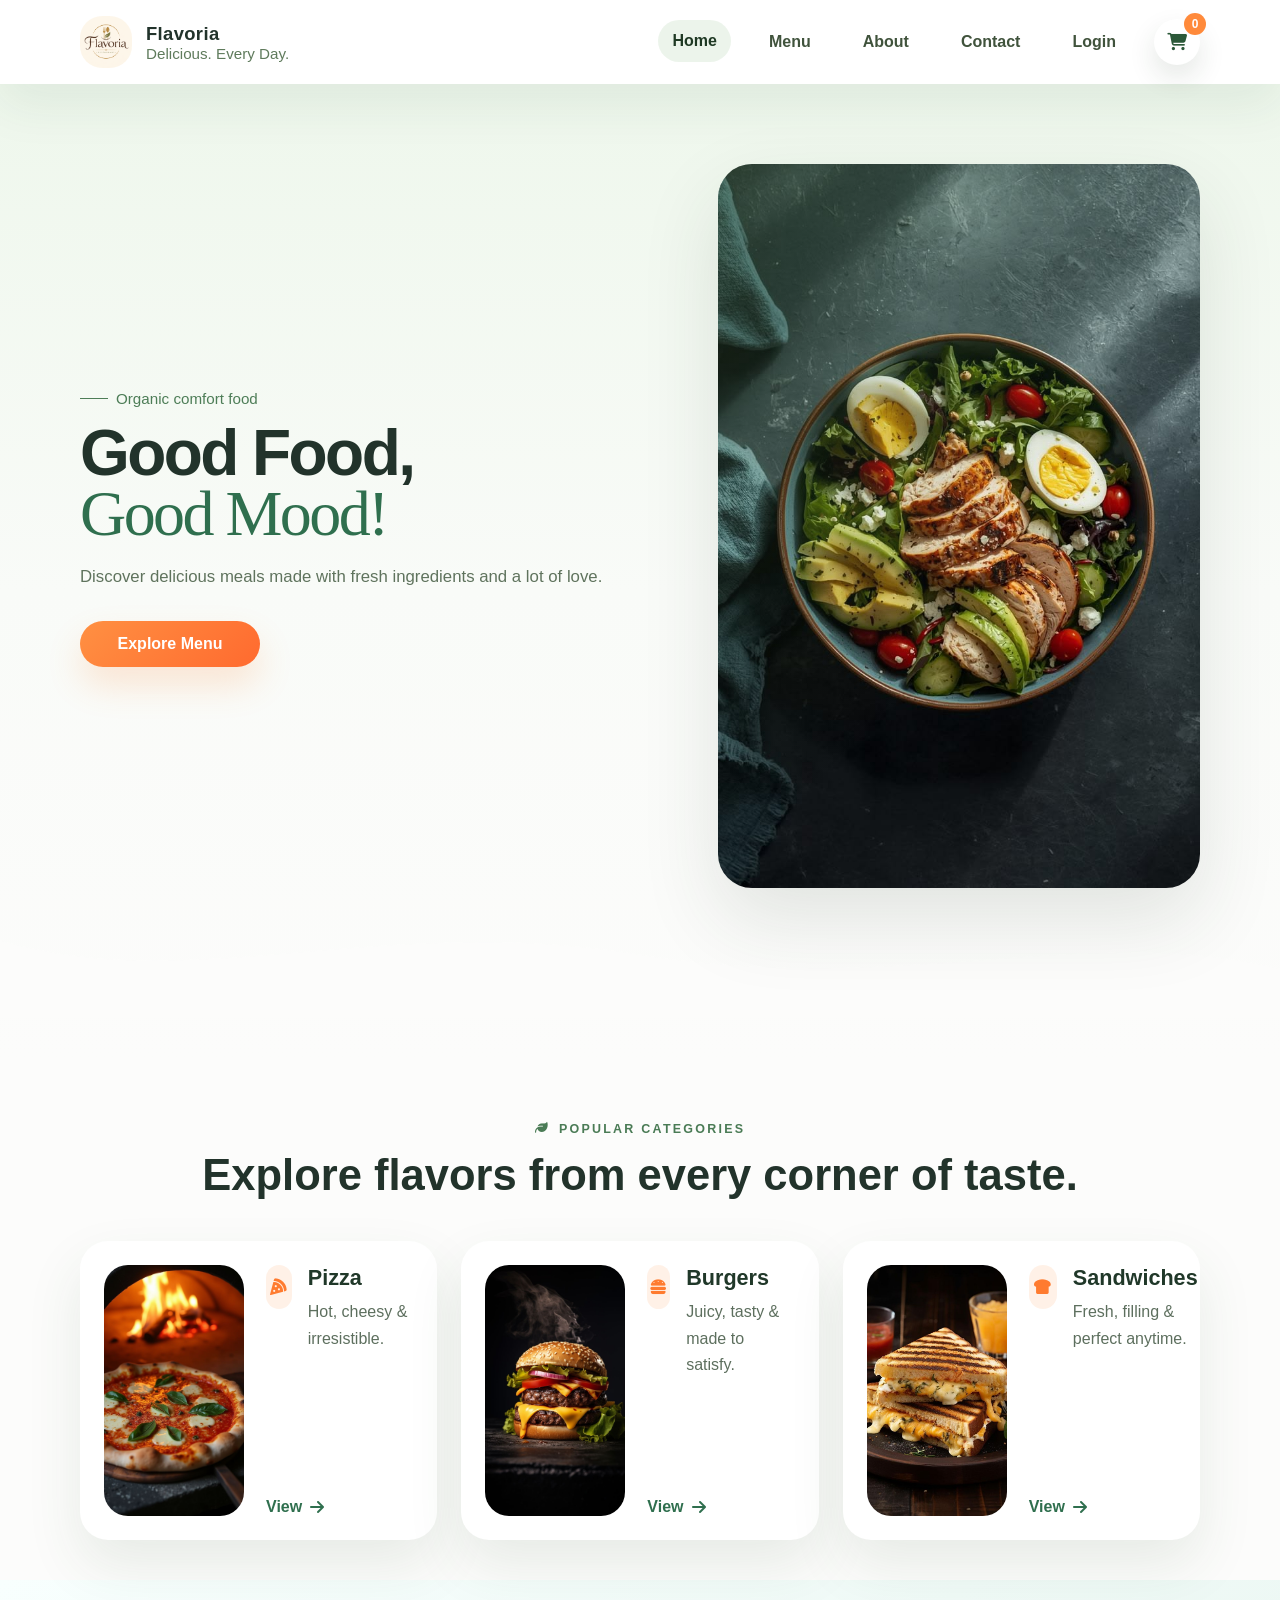
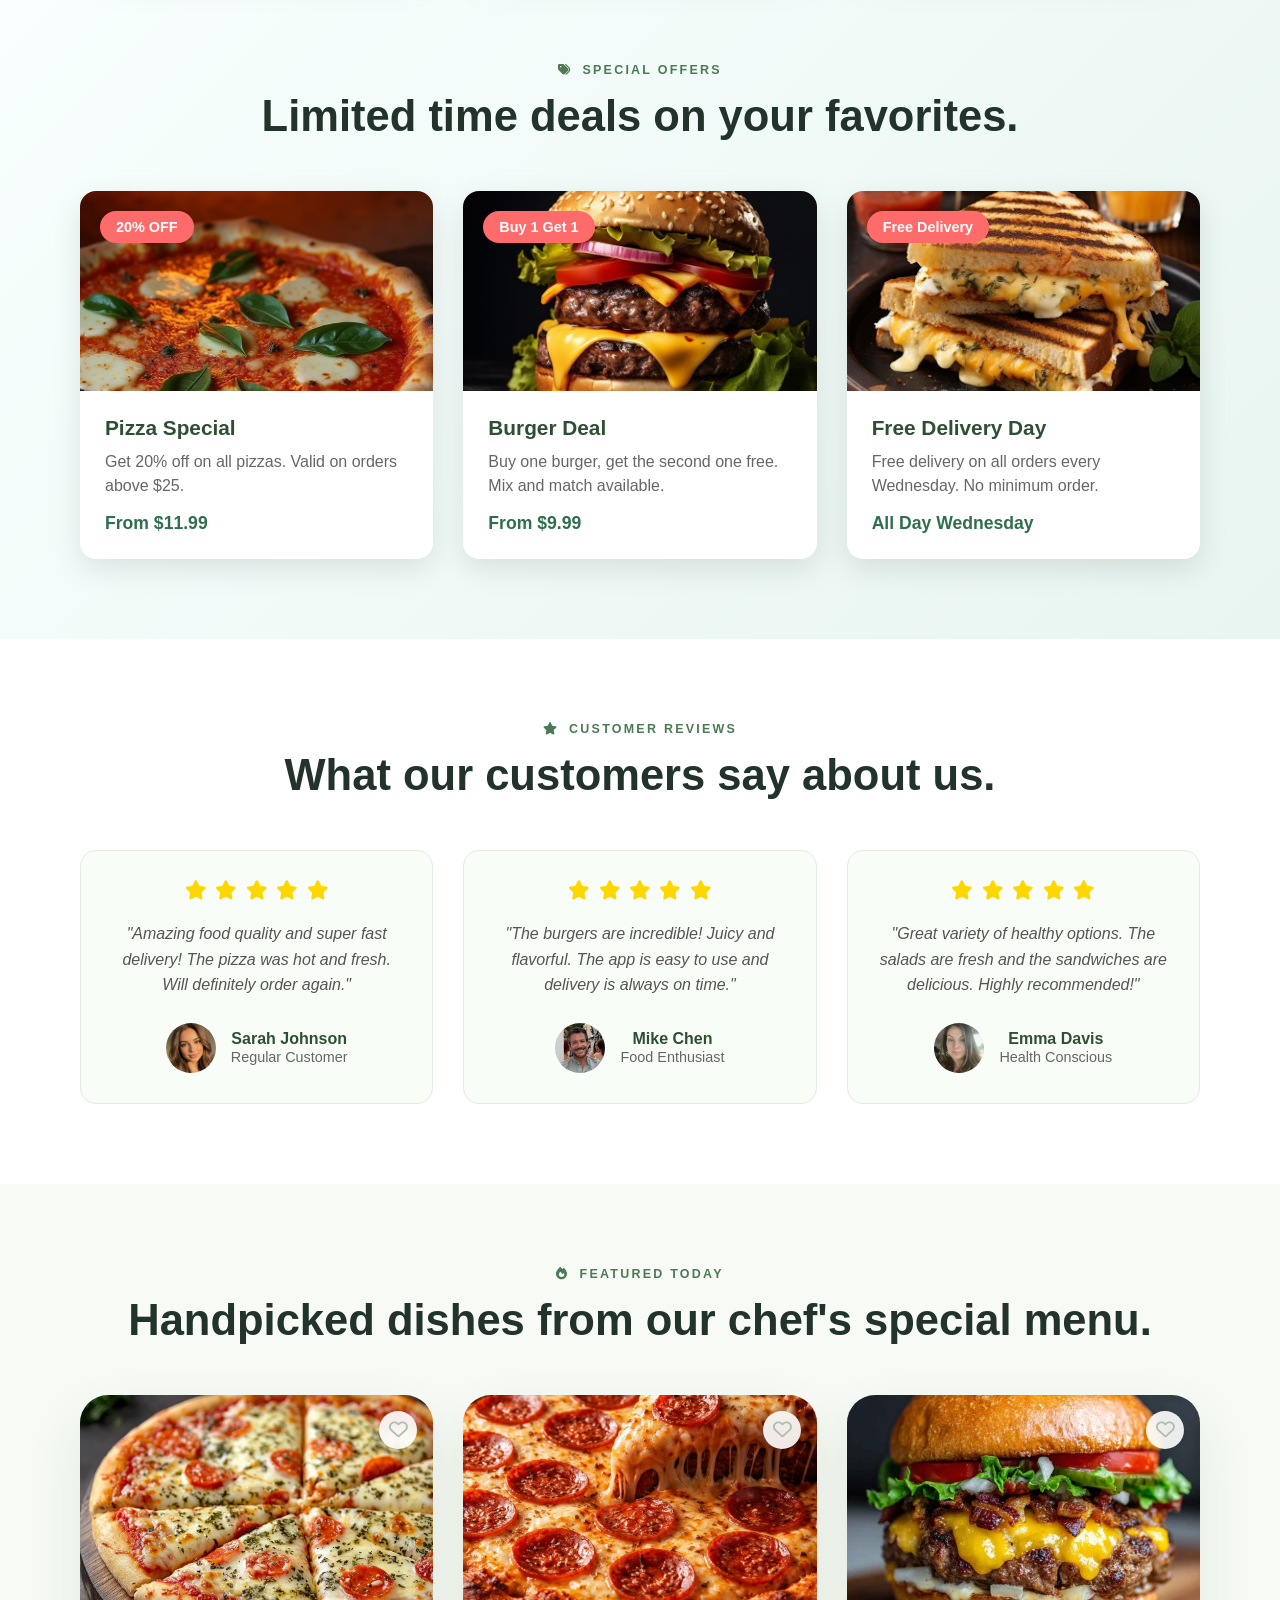
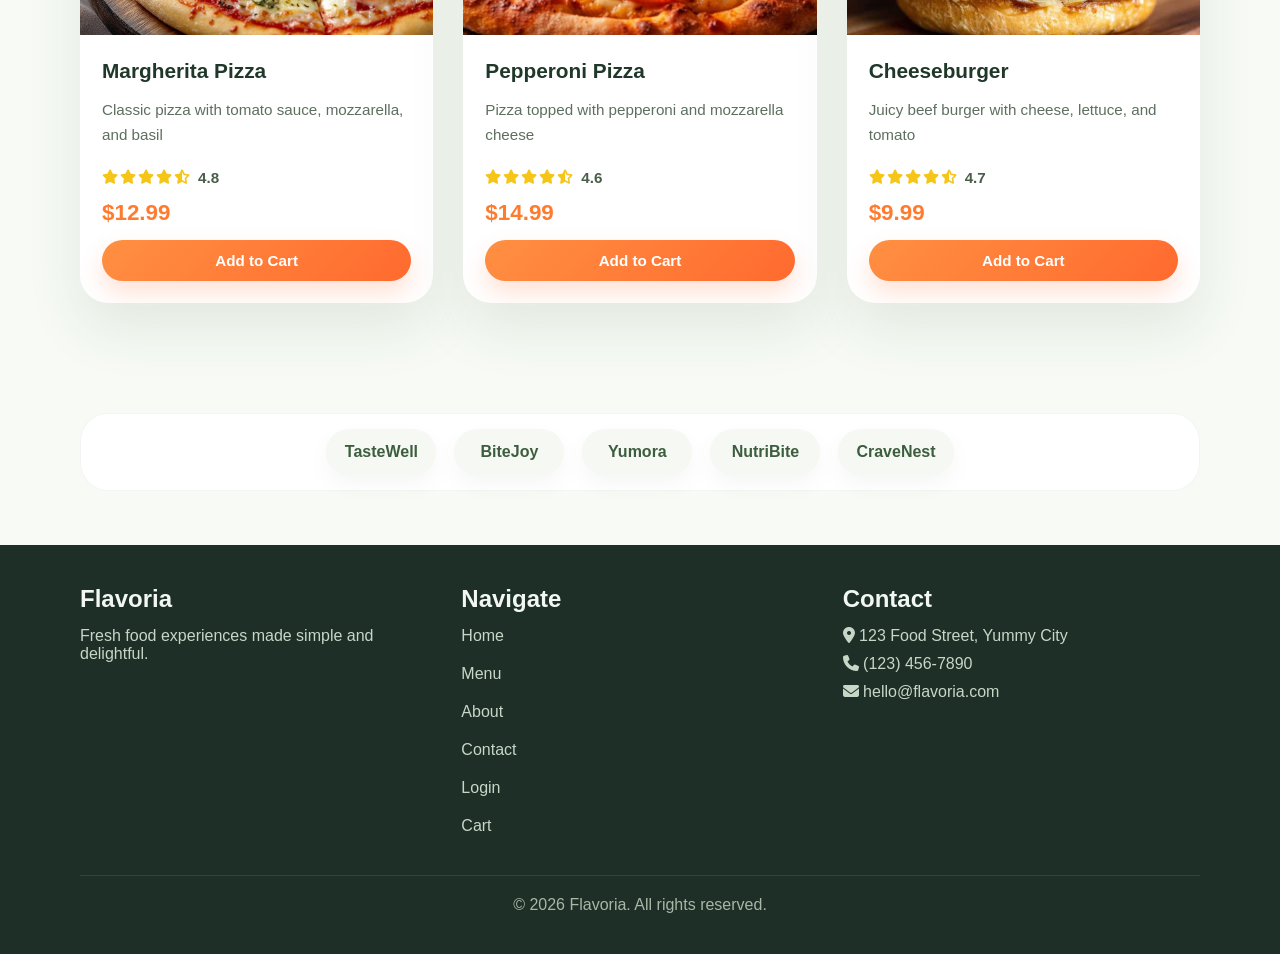
<file: frontend/index.html>
<!DOCTYPE html>
<html lang="en">
<head>
    <meta charset="UTF-8">
    <meta name="viewport" content="width=device-width, initial-scale=1.0">
    <title>Flavoria — Good Food, Good Mood</title>
    <link rel="stylesheet" href="style.css">
    <link rel="stylesheet" href="https://cdnjs.cloudflare.com/ajax/libs/font-awesome/6.4.0/css/all.min.css">
</head>
<body>
    <header class="topbar">
        <div class="container topbar-inner">
            <a href="index.html" class="brand">
                <img src="img/logo1.png" alt="Flavoria Logo" class="brand-logo">
                <div>
                    <strong>Flavoria</strong>
                    <small>Delicious. Every Day.</small>
                </div>
            </a>

            <nav>
                <ul class="nav-links">
                    <li><a href="index.html" class="active">Home</a></li>
                    <li><a href="menu.html">Menu</a></li>
                    <li><a href="about.html">About</a></li>
                    <li><a href="contact.html">Contact</a></li>
                    <li><a href="login.html">Login</a></li>
                    <li>
                        <a href="cart.html" class="cart-link" id="cartLink">
                            <i class="fas fa-shopping-cart"></i>
                            <span class="cart-count">0</span>
                        </a>
                    </li>
                </ul>
            </nav>
        </div>
    </header>

    <main>
        <section class="hero">
            <div class="container hero-grid">
                <div class="hero-copy">
                    <span class="eyebrow">Organic comfort food</span>
                    <h1>Good Food, <span>Good Mood!</span></h1>
                    <p>Discover delicious meals made with fresh ingredients and a lot of love.</p>
                    <a href="menu.html" class="btn-primary">Explore Menu</a>
                </div>

                <div class="hero-media">
                    <div class="hero-image">
                        <img src="img/food/home1.jpg" alt="Salad bowl with chicken, avocado, cherry tomatoes, and grains">
                        <div class="image-overlay"></div>
                    </div>
                </div>
            </div>

            <div class="hero-wave">
                <svg viewBox="0 0 1440 120" preserveAspectRatio="none">
                    <path d="M0,32 C220,96 420,0 720,48 C1020,96 1220,10 1440,64 L1440,120 L0,120 Z" fill="#fcfcfb"></path>
                </svg>
            </div>
        </section>

        <section class="popular-categories">
            <div class="container">
                <div class="section-intro">
                    <span class="section-label"><i class="fas fa-leaf"></i> Popular Categories</span>
                    <h2>Explore flavors from every corner of taste.</h2>
                </div>

                <div class="category-cards">
                    <article class="category-card">
                        <div class="card-image">
                            <img src="img/food/pizza1.jpg" alt="Pizza">
                        </div>
                        <div class="card-body">
                            <div class="card-title-row">
                                <span class="icon-circle"><i class="fas fa-pizza-slice"></i></span>
                                <div>
                                    <h3>Pizza</h3>
                                    <p>Hot, cheesy & irresistible.</p>
                                </div>
                            </div>
                            <a href="menu.html" class="card-link">View <i class="fas fa-arrow-right"></i></a>
                        </div>
                    </article>

                    <article class="category-card">
                        <div class="card-image">
                            <img src="img/food/burger1.jpg" alt="Burgers">
                        </div>
                        <div class="card-body">
                            <div class="card-title-row">
                                <span class="icon-circle"><i class="fas fa-hamburger"></i></span>
                                <div>
                                    <h3>Burgers</h3>
                                    <p>Juicy, tasty & made to satisfy.</p>
                                </div>
                            </div>
                            <a href="menu.html" class="card-link">View <i class="fas fa-arrow-right"></i></a>
                        </div>
                    </article>

                    <article class="category-card">
                        <div class="card-image">
                            <img src="img/food/sandwich1.jpg" alt="Sandwiches">
                        </div>
                        <div class="card-body">
                            <div class="card-title-row">
                                <span class="icon-circle"><i class="fas fa-bread-slice"></i></span>
                                <div>
                                    <h3>Sandwiches</h3>
                                    <p>Fresh, filling & perfect anytime.</p>
                                </div>
                            </div>
                            <a href="menu.html" class="card-link">View <i class="fas fa-arrow-right"></i></a>
                        </div>
                    </article>
                </div>
            </div>
        </section>

        <section class="offers-section">
            <div class="container">
                <div class="section-intro">
                    <span class="section-label"><i class="fas fa-tags"></i> Special Offers</span>
                    <h2>Limited time deals on your favorites.</h2>
                </div>

                <div class="offers-grid">
                    <div class="offer-card">
                        <div class="offer-badge">20% OFF</div>
                        <img src="img/food/pizza1.jpg" alt="Pizza Offer">
                        <div class="offer-content">
                            <h3>Pizza Special</h3>
                            <p>Get 20% off on all pizzas. Valid on orders above $25.</p>
                            <span class="offer-price">From $11.99</span>
                        </div>
                    </div>

                    <div class="offer-card">
                        <div class="offer-badge">Buy 1 Get 1</div>
                        <img src="img/food/burger1.jpg" alt="Burger Offer">
                        <div class="offer-content">
                            <h3>Burger Deal</h3>
                            <p>Buy one burger, get the second one free. Mix and match available.</p>
                            <span class="offer-price">From $9.99</span>
                        </div>
                    </div>

                    <div class="offer-card">
                        <div class="offer-badge">Free Delivery</div>
                        <img src="img/food/sandwich1.jpg" alt="Sandwich Offer">
                        <div class="offer-content">
                            <h3>Free Delivery Day</h3>
                            <p>Free delivery on all orders every Wednesday. No minimum order.</p>
                            <span class="offer-price">All Day Wednesday</span>
                        </div>
                    </div>
                </div>
            </div>
        </section>

        <section class="testimonials-section">
            <div class="container">
                <div class="section-intro">
                    <span class="section-label"><i class="fas fa-star"></i> Customer Reviews</span>
                    <h2>What our customers say about us.</h2>
                </div>

                <div class="testimonials-grid">
                    <div class="testimonial-card">
                        <div class="testimonial-rating">
                            <i class="fas fa-star"></i>
                            <i class="fas fa-star"></i>
                            <i class="fas fa-star"></i>
                            <i class="fas fa-star"></i>
                            <i class="fas fa-star"></i>
                        </div>
                        <p>"Amazing food quality and super fast delivery! The pizza was hot and fresh. Will definitely order again."</p>
                        <div class="testimonial-author">
                            <img src="img/Screenshot 2026-05-07 205431.png" alt="Sarah Johnson">
                            <div>
                                <strong>Sarah Johnson</strong>
                                <small>Regular Customer</small>
                            </div>
                        </div>
                    </div>

                    <div class="testimonial-card">
                        <div class="testimonial-rating">
                            <i class="fas fa-star"></i>
                            <i class="fas fa-star"></i>
                            <i class="fas fa-star"></i>
                            <i class="fas fa-star"></i>
                            <i class="fas fa-star"></i>
                        </div>
                        <p>"The burgers are incredible! Juicy and flavorful. The app is easy to use and delivery is always on time."</p>
                        <div class="testimonial-author">
                            <img src="img/Screenshot 2026-05-07 205545.png" alt="Mike Chen">
                            <div>
                                <strong>Mike Chen</strong>
                                <small>Food Enthusiast</small>
                            </div>
                        </div>
                    </div>

                    <div class="testimonial-card">
                        <div class="testimonial-rating">
                            <i class="fas fa-star"></i>
                            <i class="fas fa-star"></i>
                            <i class="fas fa-star"></i>
                            <i class="fas fa-star"></i>
                            <i class="fas fa-star"></i>
                        </div>
                        <p>"Great variety of healthy options. The salads are fresh and the sandwiches are delicious. Highly recommended!"</p>
                        <div class="testimonial-author">
                            <img src="img/Screenshot 2026-05-07 205506.png" alt="Emma Davis">
                            <div>
                                <strong>Emma Davis</strong>
                                <small>Health Conscious</small>
                            </div>
                        </div>
                    </div>
                </div>
            </div>
        </section>

        <section class="featured-section">
            <div class="container">
                <div class="section-intro">
                    <span class="section-label"><i class="fas fa-fire"></i> Featured Today</span>
                    <h2>Handpicked dishes from our chef's special menu.</h2>
                </div>

                <div class="featured-grid" id="featuredFoods">
                    <!-- Featured foods will be loaded here by JavaScript -->
                </div>
            </div>
        </section>

        <section class="brand-strip">
            <div class="container brand-row">
                <span class="brand-pill">TasteWell</span>
                <span class="brand-pill">BiteJoy</span>
                <span class="brand-pill">Yumora</span>
                <span class="brand-pill">NutriBite</span>
                <span class="brand-pill">CraveNest</span>
            </div>
        </section>

    </main>

    <footer class="page-footer">
        <div class="container">
            <div class="footer-content">
                <div class="footer-section">
                    <h3>Flavoria</h3>
                    <p>Fresh food experiences made simple and delightful.</p>
                </div>
                <div class="footer-section">
                    <h3>Navigate</h3>
                    <ul>
                        <li><a href="index.html">Home</a></li>
                        <li><a href="menu.html">Menu</a></li>
                        <li><a href="about.html">About</a></li>
                        <li><a href="contact.html">Contact</a></li>
                        <li><a href="login.html">Login</a></li>
                        <li><a href="cart.html">Cart</a></li>
                    </ul>
                </div>
                <div class="footer-section">
                    <h3>Contact</h3>
                    <p><i class="fas fa-map-marker-alt"></i> 123 Food Street, Yummy City</p>
                    <p><i class="fas fa-phone"></i> (123) 456-7890</p>
                    <p><i class="fas fa-envelope"></i> hello@flavoria.com</p>
                </div>
            </div>
            <div class="footer-bottom">
                <p>&copy; 2026 Flavoria. All rights reserved.</p>
            </div>
        </div>
    </footer>

    <script src="script.js"></script>
</body>
</html>
</file>
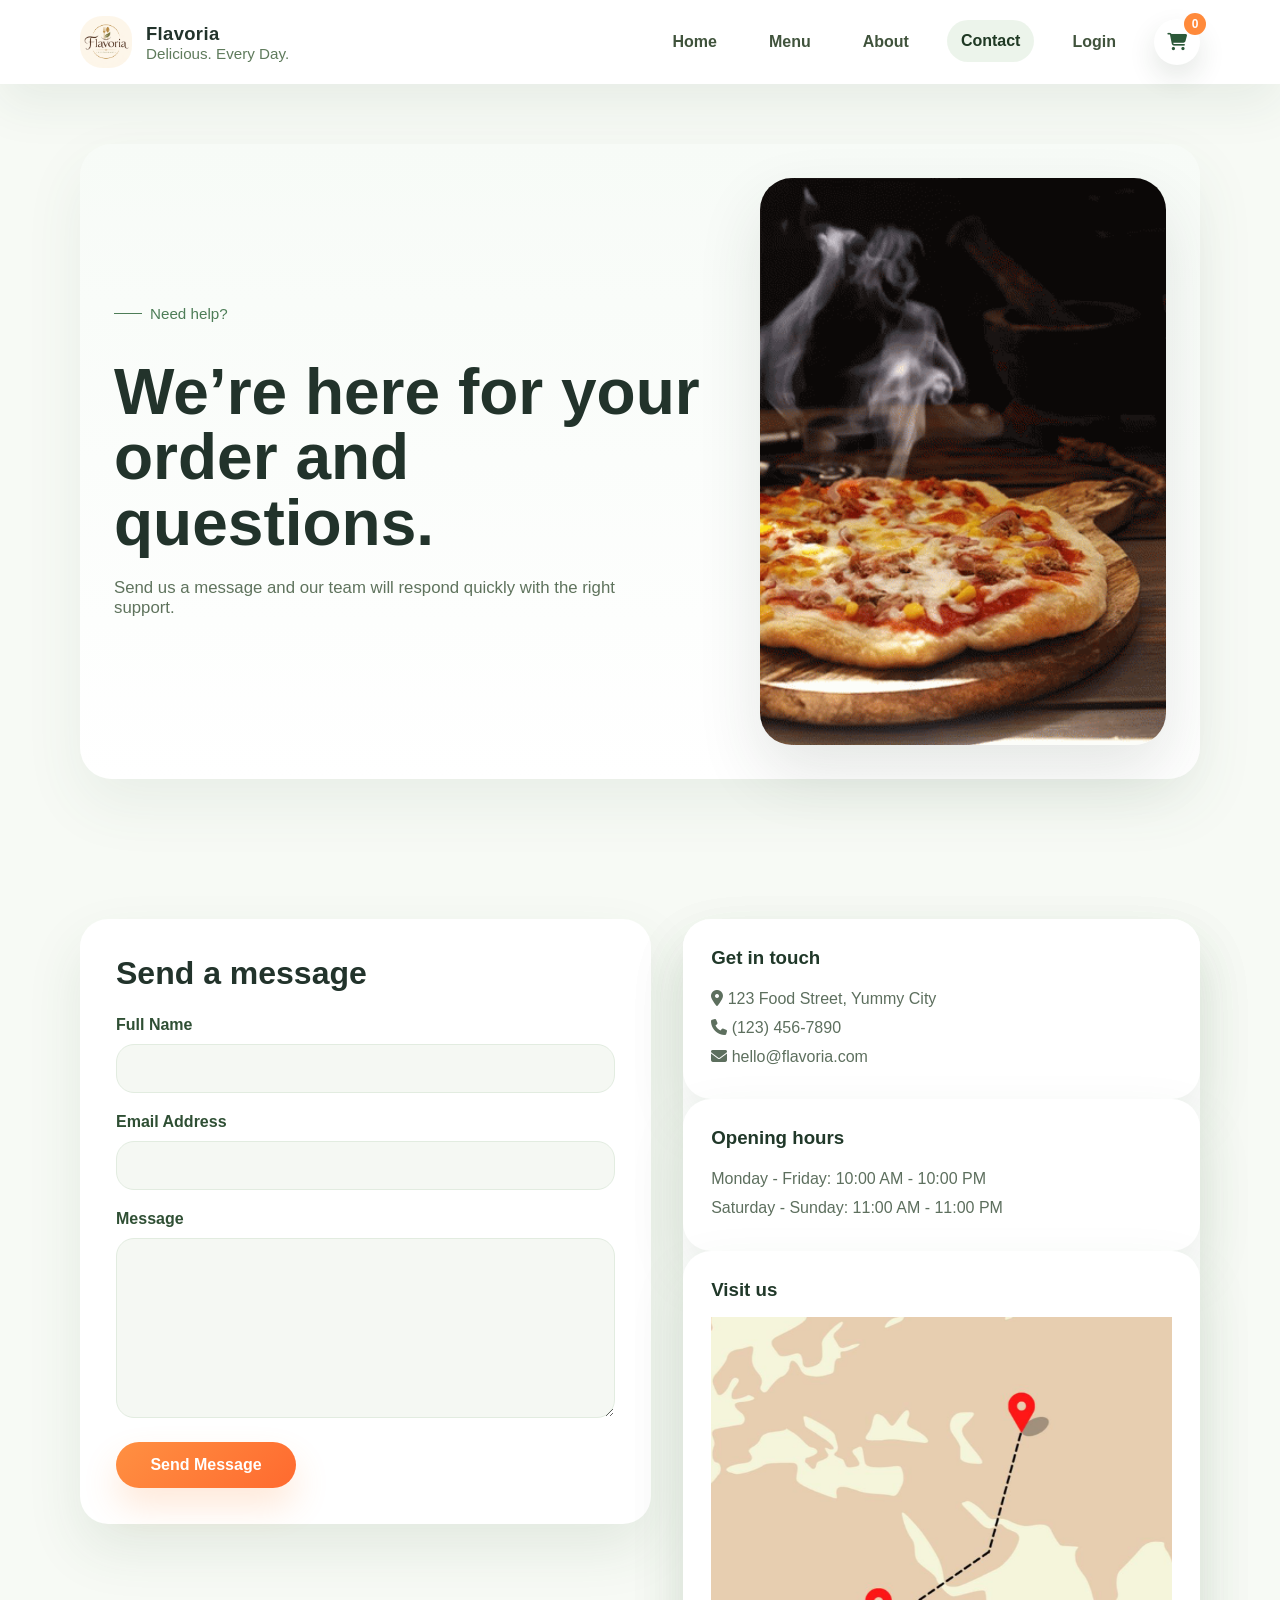
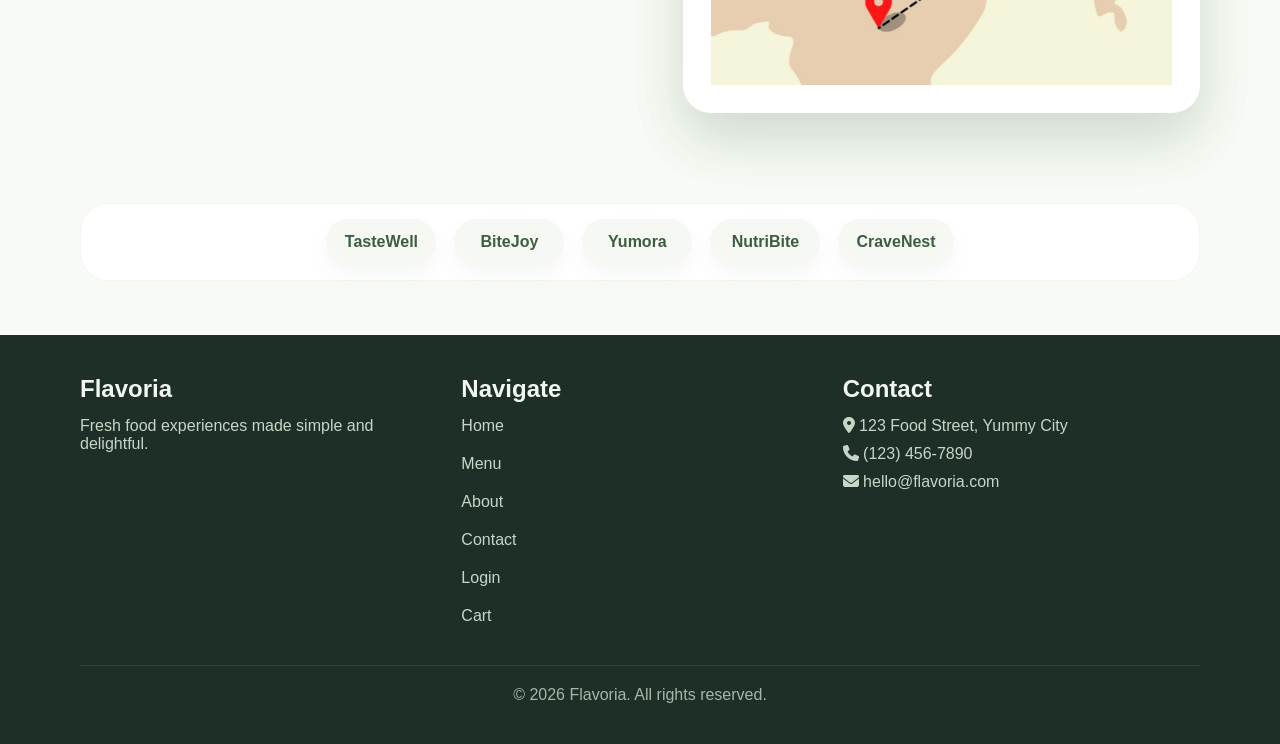
<file: frontend/contact.html>
<!DOCTYPE html>
<html lang="en">
<head>
    <meta charset="UTF-8">
    <meta name="viewport" content="width=device-width, initial-scale=1.0">
    <title>Contact | Flavoria</title>
    <link rel="stylesheet" href="style.css">
    <link rel="stylesheet" href="https://cdnjs.cloudflare.com/ajax/libs/font-awesome/6.4.0/css/all.min.css">
</head>
<body>
    <header class="topbar">
        <div class="container topbar-inner">
            <a href="index.html" class="brand">
                <img src="img/logo1.png" alt="Flavoria Logo" class="brand-logo">
                <div>
                    <strong>Flavoria</strong>
                    <small>Delicious. Every Day.</small>
                </div>
            </a>

            <nav>
                <ul class="nav-links">
                    <li><a href="index.html">Home</a></li>
                    <li><a href="menu.html">Menu</a></li>
                    <li><a href="about.html">About</a></li>
                    <li><a href="contact.html" class="active">Contact</a></li>
                    <li><a href="login.html">Login</a></li>
                    <li>
                        <a href="cart.html" class="cart-link" id="cartLink">
                            <i class="fas fa-shopping-cart"></i>
                            <span class="cart-count">0</span>
                        </a>
                    </li>
                </ul>
            </nav>
        </div>
    </header>

    <main>
        <section class="page-hero contact-hero">
            <div class="container hero-banner">
                <div class="hero-banner-copy">
                    <span class="eyebrow">Need help?</span>
                    <h1>We’re here for your order and questions.</h1>
                    <p>Send us a message and our team will respond quickly with the right support.</p>
                </div>
                <div class="hero-banner-image">
                    <img src="img/21 Pizza GIF - 21 Pizza Hot Pizza - Discover & Share GIFs.gif" alt="Contact support for food delivery">
                </div>
            </div>
        </section>

        <section class="contact-page">
            <div class="container contact-grid">
                <div class="contact-form-panel">
                    <h2>Send a message</h2>
                    <form id="contactForm">
                        <div class="form-group">
                            <label for="name">Full Name</label>
                            <input type="text" id="name" name="name" required>
                        </div>
                        <div class="form-group">
                            <label for="email">Email Address</label>
                            <input type="email" id="email" name="email" required>
                        </div>
                        <div class="form-group">
                            <label for="message">Message</label>
                            <textarea id="message" name="message" required></textarea>
                        </div>
                        <button type="submit" class="btn-primary">Send Message</button>
                    </form>
                </div>
                <div class="contact-info-panel">
                    <div class="info-card">
                        <h3>Get in touch</h3>
                        <p><i class="fas fa-map-marker-alt"></i> 123 Food Street, Yummy City</p>
                        <p><i class="fas fa-phone"></i> (123) 456-7890</p>
                        <p><i class="fas fa-envelope"></i> hello@flavoria.com</p>
                    </div>
                    <div class="info-card">
                        <h3>Opening hours</h3>
                        <p>Monday - Friday: 10:00 AM - 10:00 PM</p>
                        <p>Saturday - Sunday: 11:00 AM - 11:00 PM</p>
                    </div>
                    <div class="info-card">
                        <h3>Visit us</h3>
                        <img src="img/Screenshot 2026-05-07 213544.png" alt="Map and restaurant location">
                    </div>
                </div>
            </div>
        </section>

        <section class="brand-strip">
            <div class="container brand-row">
                <span class="brand-pill">TasteWell</span>
                <span class="brand-pill">BiteJoy</span>
                <span class="brand-pill">Yumora</span>
                <span class="brand-pill">NutriBite</span>
                <span class="brand-pill">CraveNest</span>
            </div>
        </section>
    </main>

    <footer class="page-footer">
        <div class="container">
            <div class="footer-content">
                <div class="footer-section">
                    <h3>Flavoria</h3>
                    <p>Fresh food experiences made simple and delightful.</p>
                </div>
                <div class="footer-section">
                    <h3>Navigate</h3>
                    <ul>
                        <li><a href="index.html">Home</a></li>
                        <li><a href="menu.html">Menu</a></li>
                        <li><a href="about.html">About</a></li>
                        <li><a href="contact.html">Contact</a></li>
                        <li><a href="login.html">Login</a></li>
                        <li><a href="cart.html">Cart</a></li>
                    </ul>
                </div>
                <div class="footer-section">
                    <h3>Contact</h3>
                    <p><i class="fas fa-map-marker-alt"></i> 123 Food Street, Yummy City</p>
                    <p><i class="fas fa-phone"></i> (123) 456-7890</p>
                    <p><i class="fas fa-envelope"></i> hello@flavoria.com</p>
                </div>
            </div>
            <div class="footer-bottom">
                <p>&copy; 2026 Flavoria. All rights reserved.</p>
            </div>
        </div>
    </footer>

    <script src="script.js"></script>
</body>
</html>
</file>
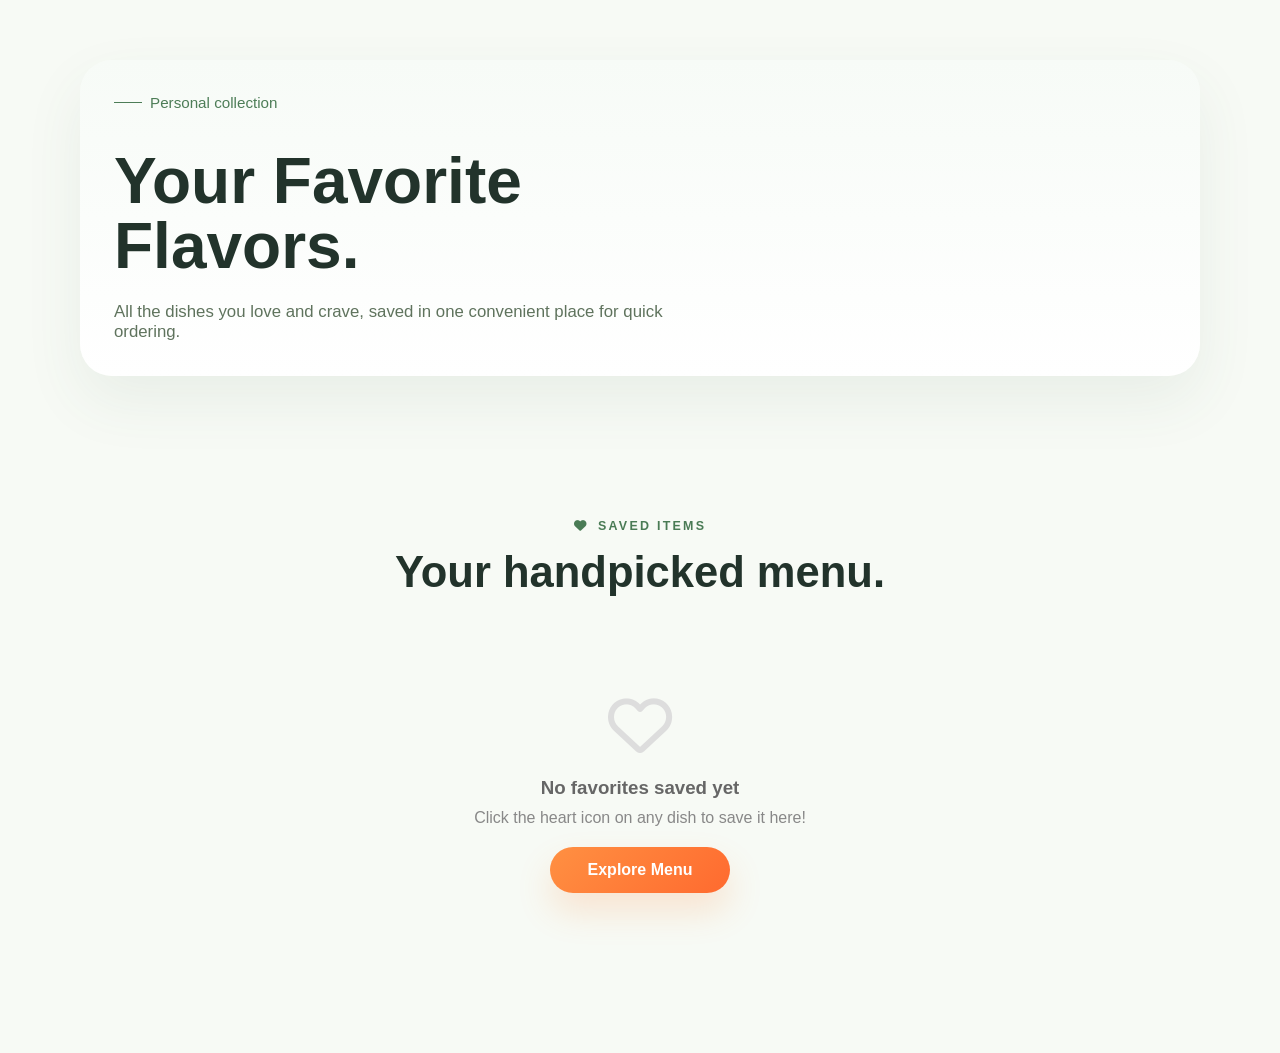
<file: frontend/favorites.html>
<!DOCTYPE html>
<html lang="en">
<head>
    <meta charset="UTF-8">
    <meta name="viewport" content="width=device-width, initial-scale=1.0">
    <title>My Favorites | Flavoria</title>
    <link rel="stylesheet" href="style.css">
    <link rel="stylesheet" href="https://cdnjs.cloudflare.com/ajax/libs/font-awesome/6.4.0/css/all.min.css">
</head>
<body>
    <!-- (Copy your exact <header class="topbar">...</header> here from index.html) -->

    <main>
        <section class="page-hero menu-hero">
            <div class="container hero-banner">
                <div class="hero-banner-copy">
                    <span class="eyebrow">Personal collection</span>
                    <h1>Your Favorite Flavors.</h1>
                    <p>All the dishes you love and crave, saved in one convenient place for quick ordering.</p>
                </div>
            </div>
        </section>

        <section class="menu-page">
            <div class="container">
                <div class="section-intro">
                    <span class="section-label"><i class="fas fa-heart"></i> Saved Items</span>
                    <h2>Your handpicked menu.</h2>
                </div>

                <!-- We use a unique ID here for the JS to target -->
                <div class="food-grid" id="favoritesList">
                    <!-- Favorite items will be loaded here by JavaScript -->
                </div>
            </div>
        </section>
    </main>

    <!-- (Copy your exact <footer class="page-footer">...</footer> here from index.html) -->

    <script src="script.js"></script>
</body>
</html>
</file>
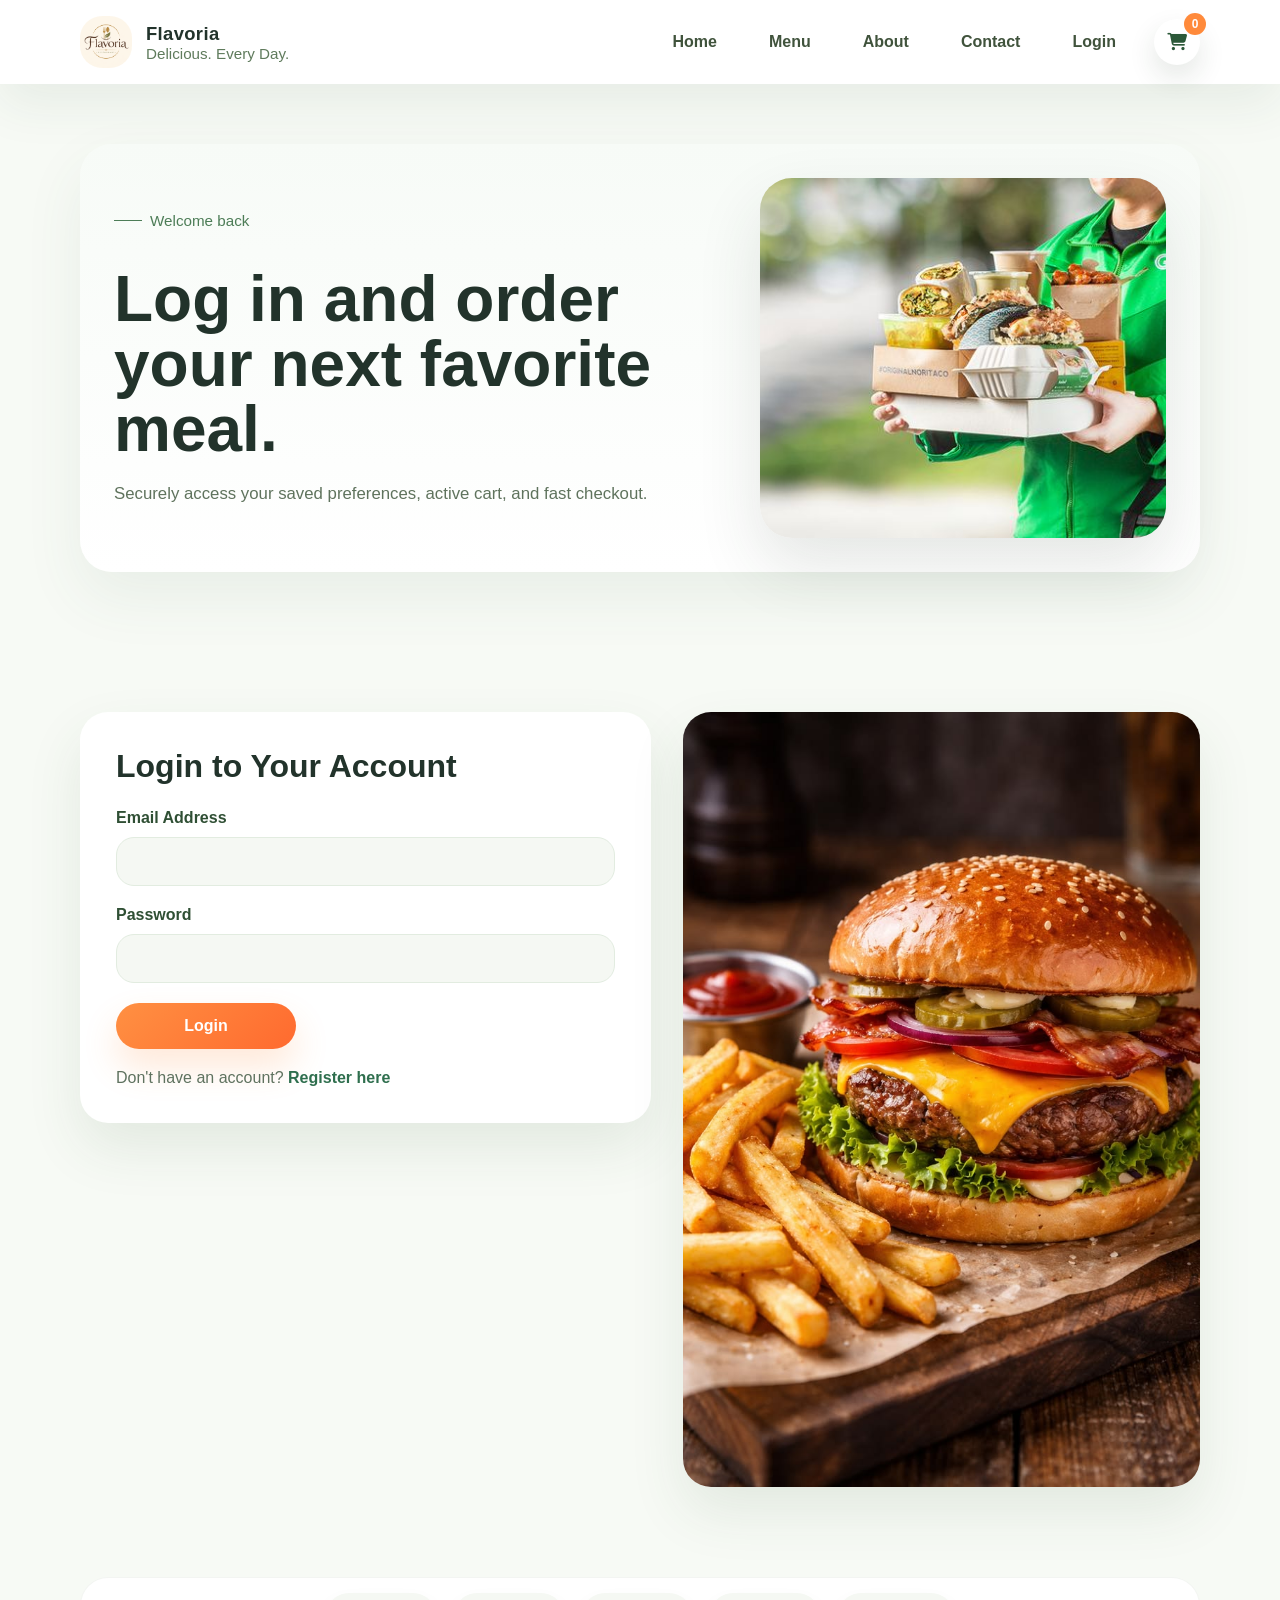
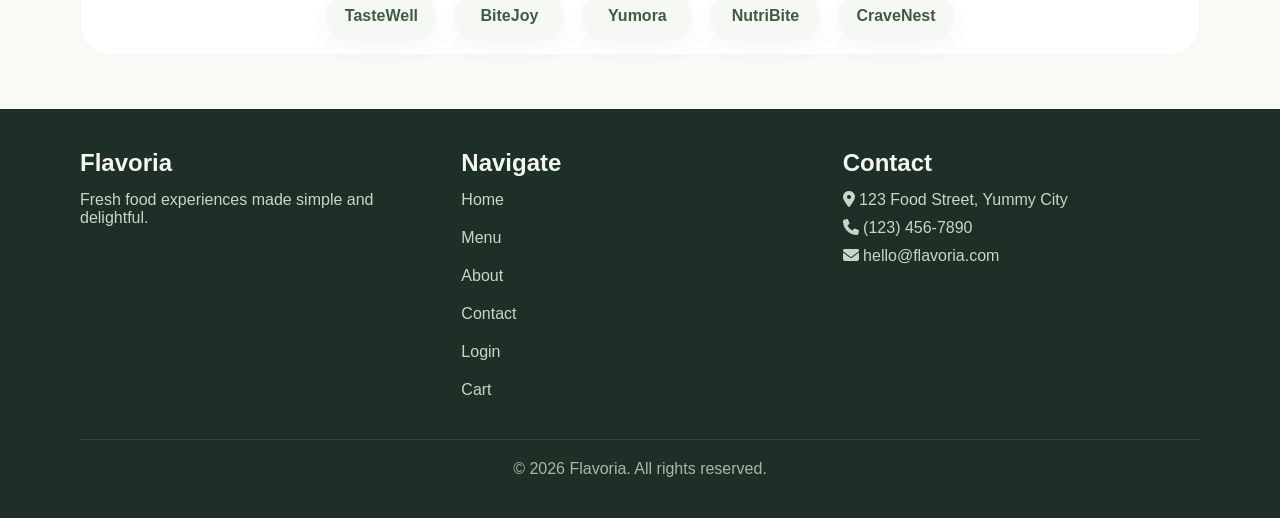
<file: frontend/login.html>
<!DOCTYPE html>
<html lang="en">
<head>
    <meta charset="UTF-8">
    <meta name="viewport" content="width=device-width, initial-scale=1.0">
    <title>Login | Flavoria</title>
    <link rel="stylesheet" href="style.css">
    <link rel="stylesheet" href="https://cdnjs.cloudflare.com/ajax/libs/font-awesome/6.4.0/css/all.min.css">
</head>
<body>
    <header class="topbar">
        <div class="container topbar-inner">
            <a href="index.html" class="brand">
                <img src="img/logo1.png" alt="Flavoria Logo" class="brand-logo">
                <div>
                    <strong>Flavoria</strong>
                    <small>Delicious. Every Day.</small>
                </div>
            </a>

            <nav>
                <ul class="nav-links">
                    <li><a href="index.html">Home</a></li>
                    <li><a href="menu.html">Menu</a></li>
                    <li><a href="about.html">About</a></li>
                    <li><a href="contact.html">Contact</a></li>
                    <li><a href="login.html" class="active">Login</a></li>
                    <li>
                        <a href="cart.html" class="cart-link" id="cartLink">
                            <i class="fas fa-shopping-cart"></i>
                            <span class="cart-count">0</span>
                        </a>
                    </li>
                </ul>
            </nav>
        </div>
    </header>

    <main>
        <section class="page-hero login-hero">
            <div class="container hero-banner">
                <div class="hero-banner-copy">
                    <span class="eyebrow">Welcome back</span>
                    <h1>Log in and order your next favorite meal.</h1>
                    <p>Securely access your saved preferences, active cart, and fast checkout.</p>
                </div>
                <div class="hero-banner-image">
                    <img src="img/download - 2026-05-07T214652.736.jpg" alt="Fresh food and bowls">
                </div>
            </div>
        </section>

        <section class="login-page">
            <div class="container auth-grid">
                <div class="auth-panel">
                    <h2>Login to Your Account</h2>
                    <div id="message" class="message" style="display: none;"></div>
                    <form id="loginForm">
                        <div class="form-group">
                            <label for="email">Email Address</label>
                            <input type="email" id="email" name="email" required>
                        </div>
                        <div class="form-group">
                            <label for="password">Password</label>
                            <input type="password" id="password" name="password" required>
                        </div>
                        <button type="submit" class="btn-primary">Login</button>
                    </form>
                    <p class="register-link">Don't have an account? <a href="#" id="registerLink">Register here</a></p>
                </div>

                <div class="auth-image">
                    <img src="img/yummy burger😋.jpg" alt="Healthy salad bowl in ergonomic bowl">
                </div>
            </div>
        </section>

        <section class="brand-strip">
            <div class="container brand-row">
                <span class="brand-pill">TasteWell</span>
                <span class="brand-pill">BiteJoy</span>
                <span class="brand-pill">Yumora</span>
                <span class="brand-pill">NutriBite</span>
                <span class="brand-pill">CraveNest</span>
            </div>
        </section>
    </main>

    <footer class="page-footer">
        <div class="container">
            <div class="footer-content">
                <div class="footer-section">
                    <h3>Flavoria</h3>
                    <p>Fresh food experiences made simple and delightful.</p>
                </div>
                <div class="footer-section">
                    <h3>Navigate</h3>
                    <ul>
                        <li><a href="index.html">Home</a></li>
                        <li><a href="menu.html">Menu</a></li>
                        <li><a href="about.html">About</a></li>
                        <li><a href="contact.html">Contact</a></li>
                        <li><a href="login.html">Login</a></li>
                        <li><a href="cart.html">Cart</a></li>
                    </ul>
                </div>
                <div class="footer-section">
                    <h3>Contact</h3>
                    <p><i class="fas fa-map-marker-alt"></i> 123 Food Street, Yummy City</p>
                    <p><i class="fas fa-phone"></i> (123) 456-7890</p>
                    <p><i class="fas fa-envelope"></i> hello@flavoria.com</p>
                </div>
            </div>
            <div class="footer-bottom">
                <p>&copy; 2026 Flavoria. All rights reserved.</p>
            </div>
        </div>
    </footer>

    <script src="script.js"></script>
</body>
</html>
</file>
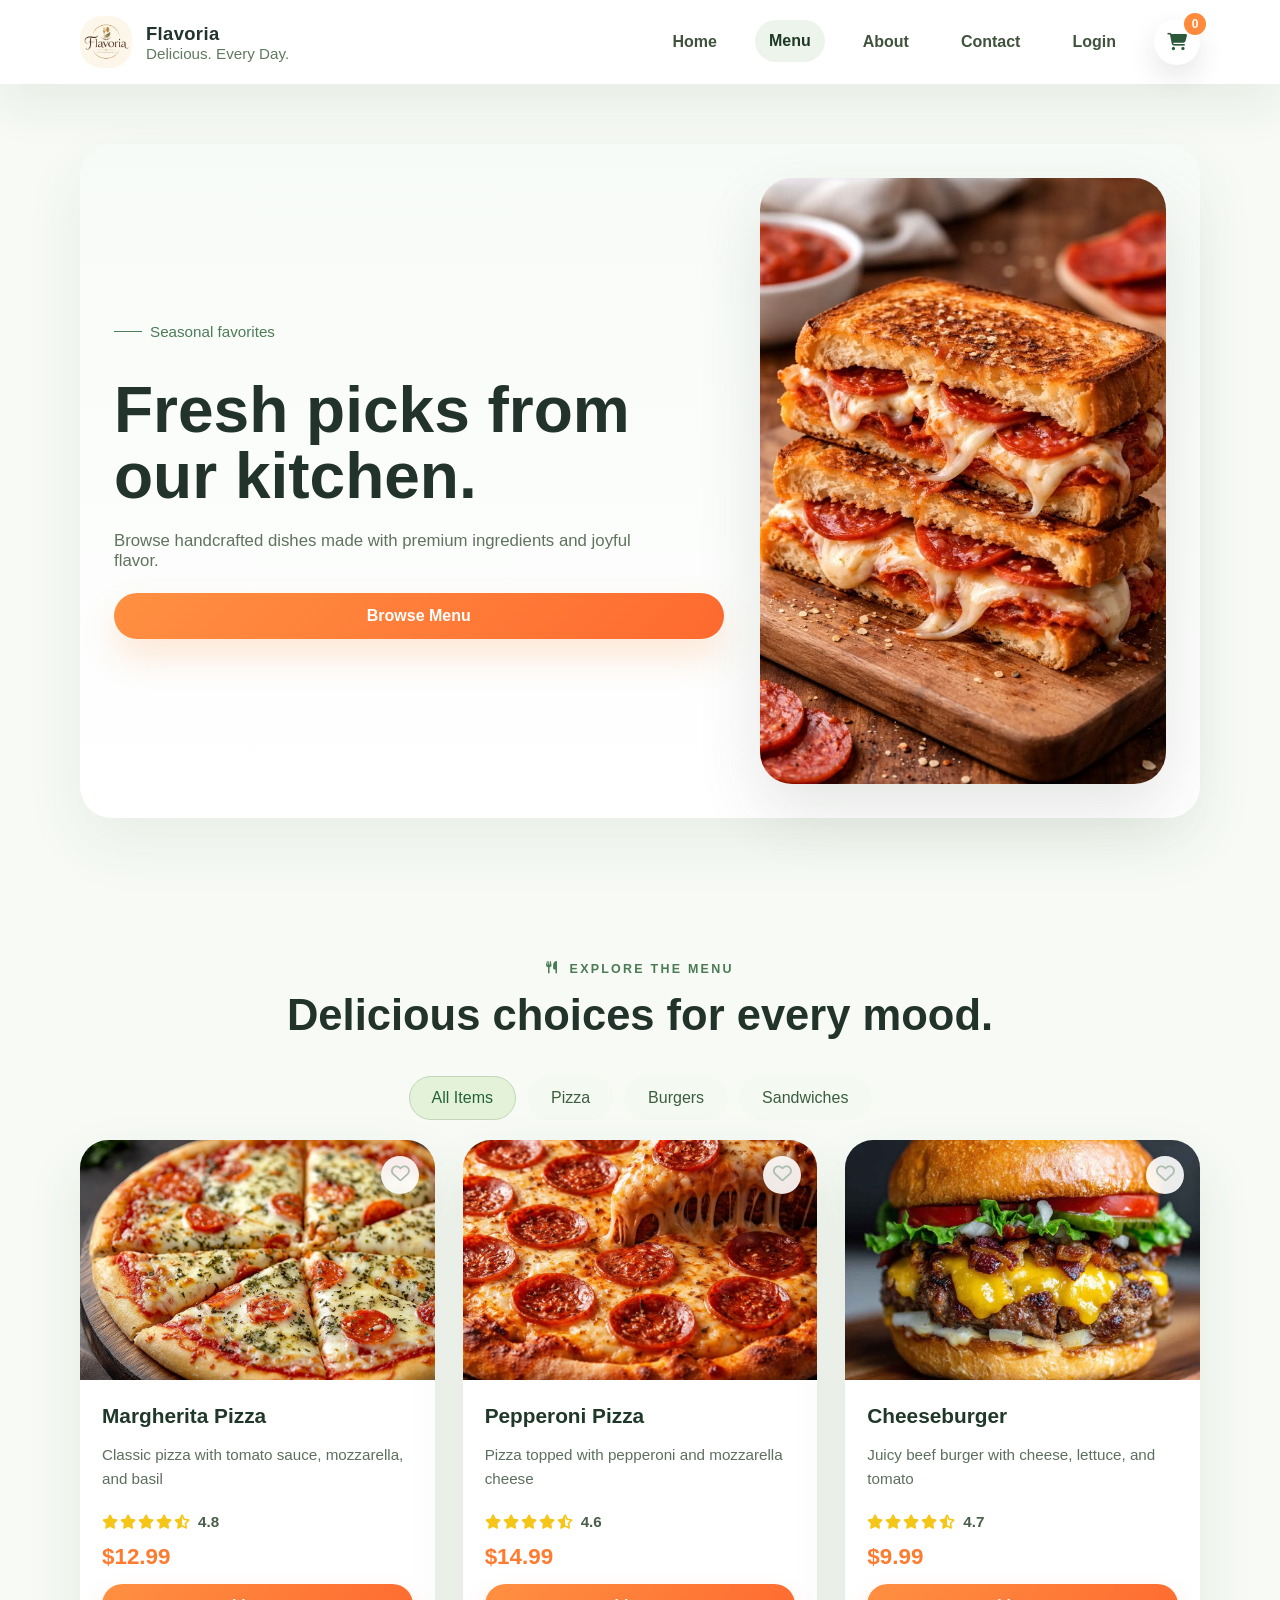
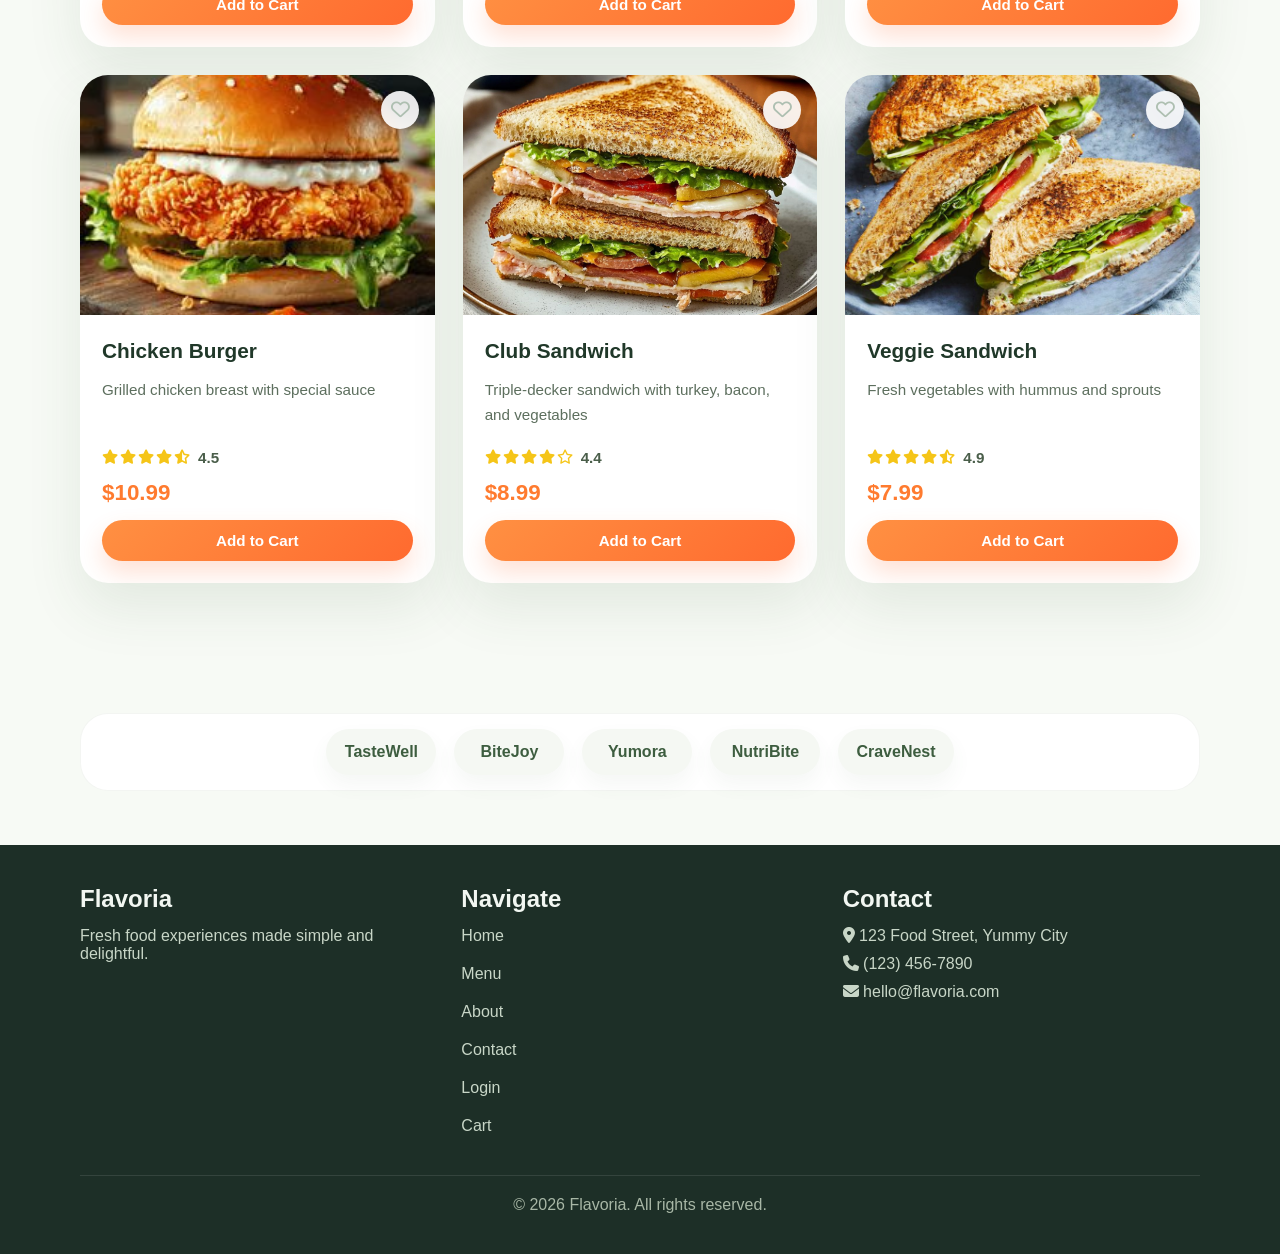
<file: frontend/menu.html>
<!DOCTYPE html>
<html lang="en">
<head>
    <meta charset="UTF-8">
    <meta name="viewport" content="width=device-width, initial-scale=1.0">
    <title>Menu | Flavoria</title>
    <link rel="stylesheet" href="style.css">
    <link rel="stylesheet" href="https://cdnjs.cloudflare.com/ajax/libs/font-awesome/6.4.0/css/all.min.css">
</head>
<body>
    <header class="topbar">
        <div class="container topbar-inner">
            <a href="index.html" class="brand">
                <img src="img/logo1.png" alt="Flavoria Logo" class="brand-logo">
                <div>
                    <strong>Flavoria</strong>
                    <small>Delicious. Every Day.</small>
                </div>
            </a>

            <nav>
                <ul class="nav-links">
                    <li><a href="index.html">Home</a></li>
                    <li><a href="menu.html" class="active">Menu</a></li>
                    <li><a href="about.html">About</a></li>
                    <li><a href="contact.html">Contact</a></li>
                    <li><a href="login.html">Login</a></li>
                    <li>
                        <a href="cart.html" class="cart-link" id="cartLink">
                            <i class="fas fa-shopping-cart"></i>
                            <span class="cart-count">0</span>
                        </a>
                    </li>
                </ul>
            </nav>
        </div>
    </header>

    <main>
        <section class="page-hero menu-hero">
            <div class="container hero-banner">
                <div class="hero-banner-copy">
                    <span class="eyebrow">Seasonal favorites</span>
                    <h1>Fresh picks from our kitchen.</h1>
                    <p>Browse handcrafted dishes made with premium ingredients and joyful flavor.</p>
                    <a href="#menuFoods" class="btn-primary">Browse Menu</a>
                </div>
                <div class="hero-banner-image">
                    <img src="img/food/menu1.jpg" alt="Fresh pizza with herbs and cheese">
                </div>
            </div>
        </section>

        <section class="menu-page">
            <div class="container">
                <div class="section-intro">
                    <span class="section-label"><i class="fas fa-utensils"></i> Explore the menu</span>
                    <h2>Delicious choices for every mood.</h2>
                </div>

                <div class="filter-buttons">
                    <button class="filter-btn active" data-category="all">All Items</button>
                    <button class="filter-btn" data-category="pizza">Pizza</button>
                    <button class="filter-btn" data-category="burger">Burgers</button>
                    <button class="filter-btn" data-category="sandwich">Sandwiches</button>
                </div>

                <div class="food-grid" id="menuFoods">
                    <!-- Menu items will be loaded here by JavaScript -->
                </div>
            </div>
        </section>

        <section class="brand-strip">
            <div class="container brand-row">
                <span class="brand-pill">TasteWell</span>
                <span class="brand-pill">BiteJoy</span>
                <span class="brand-pill">Yumora</span>
                <span class="brand-pill">NutriBite</span>
                <span class="brand-pill">CraveNest</span>
            </div>
        </section>
    </main>

    <footer class="page-footer">
        <div class="container">
            <div class="footer-content">
                <div class="footer-section">
                    <h3>Flavoria</h3>
                    <p>Fresh food experiences made simple and delightful.</p>
                </div>
                <div class="footer-section">
                    <h3>Navigate</h3>
                    <ul>
                        <li><a href="index.html">Home</a></li>
                        <li><a href="menu.html">Menu</a></li>
                        <li><a href="about.html">About</a></li>
                        <li><a href="contact.html">Contact</a></li>
                        <li><a href="login.html">Login</a></li>
                        <li><a href="cart.html">Cart</a></li>
                    </ul>
                </div>
                <div class="footer-section">
                    <h3>Contact</h3>
                    <p><i class="fas fa-map-marker-alt"></i> 123 Food Street, Yummy City</p>
                    <p><i class="fas fa-phone"></i> (123) 456-7890</p>
                    <p><i class="fas fa-envelope"></i> hello@flavoria.com</p>
                </div>
            </div>
            <div class="footer-bottom">
                <p>&copy; 2026 Flavoria. All rights reserved.</p>
            </div>
        </div>
    </footer>

    <script src="script.js"></script>
</body>
</html>
</file>
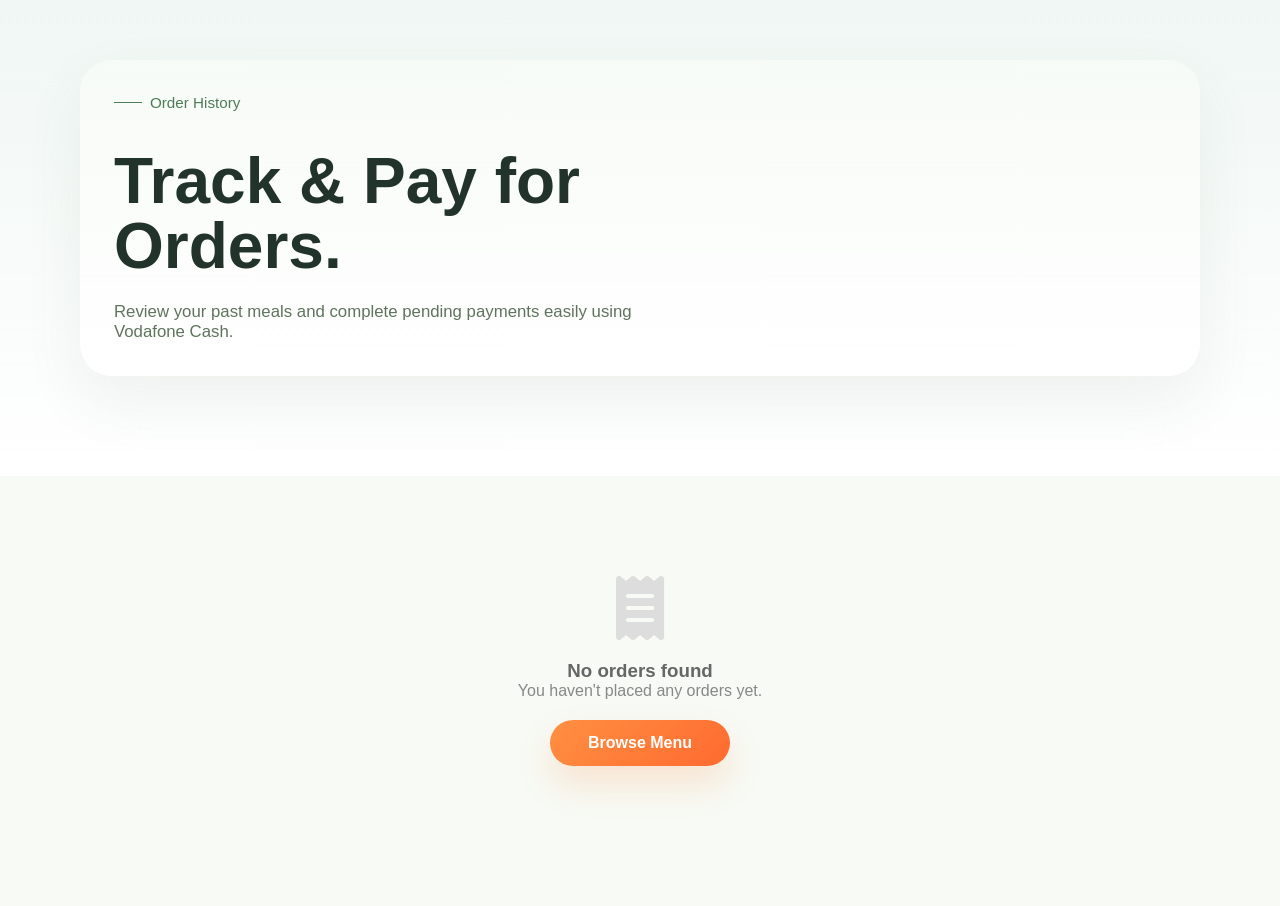
<file: frontend/orders.html>
<!DOCTYPE html>
<html lang="en">
<head>
    <meta charset="UTF-8">
    <meta name="viewport" content="width=device-width, initial-scale=1.0">
    <title>My Orders | Flavoria</title>
    <link rel="stylesheet" href="style.css">
    <link rel="stylesheet" href="https://cdnjs.cloudflare.com/ajax/libs/font-awesome/6.4.0/css/all.min.css">
</head>
<body>
    <!-- (Copy your exact <header class="topbar">...</header> here from index.html) -->

    <main>
        <section class="page-hero" style="background: linear-gradient(180deg, #f0f7f4 0%, #ffffff 100%);">
            <div class="container hero-banner">
                <div class="hero-banner-copy">
                    <span class="eyebrow">Order History</span>
                    <h1>Track & Pay for Orders.</h1>
                    <p>Review your past meals and complete pending payments easily using Vodafone Cash.</p>
                </div>
            </div>
        </section>

        <section class="orders-page" style="padding: 40px 0 80px;">
            <div class="container">
                <div class="orders-grid" id="ordersList">
                    <!-- Orders will be generated here by JS -->
                </div>
            </div>
        </section>

        <!-- Vodafone Cash Payment Modal -->
        <div id="vfcModal" class="custom-modal">
            <div class="custom-modal-content">
                <i class="fas fa-mobile-alt" style="font-size: 3rem; color: #e60000; margin-bottom: 15px; display: block;"></i>
                <h3>Vodafone Cash Payment</h3>
                <p style="margin-bottom: 10px;">Please transfer the exact amount below to <strong>01055822772</strong> and upload a screenshot of your transaction.</p>
                
                <!-- Display Total in Green -->
                <h2 id="vfcTotalDisplay" style="color: #28a745; font-size: 1.8rem; margin: 15px 0 25px;"></h2>
                
                <!-- Screenshot File Upload -->
                <div style="text-align: left; margin-bottom: 20px;">
                    <label for="vfcScreenshot" style="display: block; margin-bottom: 8px; font-weight: bold; color: #2f4f34; font-size: 0.9rem;">Upload Receipt Screenshot</label>
                    <input type="file" id="vfcScreenshot" accept="image/*" style="width: 100%; padding: 12px; border-radius: 8px; border: 2px dashed #c2d7b6; background: #f9fdf7; cursor: pointer; color: #4a5e4a;">
                </div>

                <div class="modal-actions">
                    <button id="cancelVfc" class="btn-cancel">Cancel</button>
                    <button id="confirmVfc" class="btn-primary" style="background: #e60000; box-shadow: 0 10px 20px rgba(230,0,0,0.2);">Confirm Payment</button>
                </div>
            </div>
        </div>
    </main>

    <!-- (Copy your exact <footer class="page-footer">...</footer> here from index.html) -->

    <script src="script.js"></script>
</body>
</html>
</file>
<file: frontend/style.css>
/* Global Styles */
* {
    margin: 0;
    padding: 0;
    box-sizing: border-box;
}

:root {
    color-scheme: light;
    font-family: 'Segoe UI', Tahoma, Geneva, Verdana, sans-serif;
    color: #22332b;
    background: #f7faf5;
}

html {
    scroll-behavior: smooth;
}

body {
    min-height: 100vh;
    background: #f7faf5;
}

img {
    max-width: 100%;
    display: block;
}

button,
a {
    font: inherit;
}

.container {
    width: min(1120px, calc(100% - 32px));
    margin: 0 auto;
}

a {
    color: inherit;
    text-decoration: none;
}

button {
    border: none;
    background: none;
}

/* Topbar */
.topbar {
    position: sticky;
    top: 0;
    z-index: 50;
    background: rgba(255, 255, 255, 0.92);
    backdrop-filter: blur(12px);
    box-shadow: 0 20px 50px rgba(38, 73, 45, 0.08);
}

.topbar-inner {
    display: flex;
    align-items: center;
    justify-content: space-between;
    min-height: 84px;
}

.brand {
    display: inline-flex;
    align-items: center;
    gap: 14px;
}

.brand-mark {
    display: inline-grid;
    place-items: center;
    width: 52px;
    height: 52px;
    border-radius: 22px;
    background: linear-gradient(135deg, #d9f2d9 0%, #c5e8c2 100%);
    color: #2d6a42;
    font-size: 18px;
    position: relative;
}

.brand-mark i:first-child {
    position: absolute;
    top: 9px;
    left: 12px;
    font-size: 1rem;
}

.brand-mark i:last-child {
    position: absolute;
    bottom: 10px;
    right: 12px;
    font-size: 1rem;
}

.brand-logo {
    width: 52px;
    height: 52px;
    border-radius: 22px;
    object-fit: cover;
}

.brand strong {
    display: block;
    font-size: 1.15rem;
    letter-spacing: 0.02em;
}

.brand small {
    display: block;
    color: #5f7b5c;
    font-size: 0.95rem;
}

.nav-links {
    display: flex;
    align-items: center;
    gap: 24px;
    list-style: none;
}

.nav-links a {
    display: inline-flex;
    align-items: center;
    gap: 8px;
    color: #40533c;
    font-weight: 600;
    padding: 12px 14px;
    border-radius: 999px;
    transition: transform 0.25s ease, background 0.25s ease, color 0.25s ease;
}

.nav-links a:hover,
.nav-links a.active {
    background: rgba(140, 188, 132, 0.16);
    color: #1f3924;
    transform: translateY(-1px);
}

.cart-link {
    position: relative;
    width: 46px;
    height: 46px;
    justify-content: center;
    background: #ffffff;
    box-shadow: 0 12px 28px rgba(31, 57, 36, 0.12);
}

.cart-link i {
    font-size: 1.1rem;
    color: #2c5939;
}

.cart-count {
    position: absolute;
    top: -6px;
    right: -6px;
    width: 22px;
    height: 22px;
    border-radius: 50%;
    background: #ff8a3b;
    color: #fff;
    font-size: 0.75rem;
    font-weight: 700;
    display: grid;
    place-items: center;
}

/* Hero */
.hero {
    background: linear-gradient(180deg, #eef7ec 0%, #f9fbf8 52%, #fcfcfb 100%);
    padding: 80px 0 40px;
    overflow: hidden;
}

.hero-grid {
    display: grid;
    grid-template-columns: minmax(320px, 1.1fr) minmax(320px, 0.9fr);
    align-items: center;
    gap: 48px;
}

.eyebrow {
    display: inline-flex;
    align-items: center;
    gap: 8px;
    color: #4d7d57;
    font-size: 0.95rem;
    margin-bottom: 16px;
}

.eyebrow::before {
    content: '';
    width: 28px;
    height: 1px;
    background: #4d7d57;
}

.hero-copy h1 {
    font-size: clamp(3rem, 5vw, 4.8rem);
    line-height: 0.95;
    font-weight: 800;
    letter-spacing: -0.04em;
    max-width: 12ch;
    margin-bottom: 22px;
}

.hero-copy h1 span {
    font-family: 'Brush Script MT', 'Segoe Script', cursive;
    font-weight: 400;
    color: #2f6f4e;
}

.hero-copy p {
    max-width: 560px;
    color: #5f735d;
    font-size: 1.05rem;
    margin-bottom: 34px;
}

.btn-primary {
    display: inline-flex;
    align-items: center;
    justify-content: center;
    min-width: 180px;
    padding: 14px 26px;
    border-radius: 999px;
    background: linear-gradient(135deg, #ff9042 0%, #ff6a2f 100%);
    color: #ffffff;
    font-weight: 700;
    box-shadow: 0 18px 35px rgba(255, 138, 59, 0.2);
    transition: transform 0.25s ease, box-shadow 0.25s ease;
}

.btn-primary:hover {
    transform: translateY(-2px);
    box-shadow: 0 22px 45px rgba(255, 138, 59, 0.28);
}

.hero-media {
    display: flex;
    justify-content: center;
}

.hero-image {
    position: relative;
    width: min(520px, 100%);
    border-radius: 34px;
    overflow: hidden;
    box-shadow: 0 32px 80px rgba(45, 61, 40, 0.12);
}

.hero-image img {
    width: 100%;
    height: auto;
    display: block;
    object-fit: cover;
}

.image-overlay {
    position: absolute;
    inset: 0;
    background: linear-gradient(135deg, rgba(62, 95, 57, 0.4) 0%, rgba(255, 255, 255, 0) 60%);
    pointer-events: none;
}

.hero-wave {
    margin-top: 24px;
}

.hero-wave svg {
    width: 100%;
    display: block;
}

/* Popular Categories */
.popular-categories {
    background: #fcfcfb;
    padding: 60px 0 40px;
}

.section-intro {
    text-align: center;
    margin-bottom: 42px;
}

.section-label {
    color: #4a7b55;
    font-weight: 700;
    text-transform: uppercase;
    letter-spacing: 0.18em;
    font-size: 0.78rem;
    display: inline-flex;
    align-items: center;
    gap: 10px;
    margin-bottom: 16px;
}

.section-intro h2 {
    font-size: clamp(2rem, 3.4vw, 3rem);
    color: #22332b;
    line-height: 1.1;
}

.category-cards {
    display: grid;
    grid-template-columns: repeat(3, minmax(0, 1fr));
    gap: 24px;
}

.category-card {
    display: grid;
    grid-template-columns: 140px 1fr;
    gap: 22px;
    background: #ffffff;
    border-radius: 28px;
    padding: 24px;
    box-shadow: 0 25px 55px rgba(51, 85, 47, 0.1);
    transition: transform 0.3s ease, box-shadow 0.3s ease;
}

.category-card:hover {
    transform: translateY(-5px);
    box-shadow: 0 26px 60px rgba(51, 85, 47, 0.16);
}

.card-image {
    border-radius: 24px;
    overflow: hidden;
    min-height: 170px;
}

.card-image img {
    width: 100%;
    height: 100%;
    object-fit: cover;
}

.card-body {
    display: flex;
    flex-direction: column;
    justify-content: space-between;
}

.card-title-row {
    display: flex;
    align-items: flex-start;
    gap: 16px;
}

.icon-circle {
    width: 44px;
    height: 44px;
    border-radius: 18px;
    background: rgba(255, 138, 59, 0.12);
    color: #ff7b2f;
    display: grid;
    place-items: center;
    font-size: 1.05rem;
}

.card-body h3 {
    font-size: 1.35rem;
    margin-bottom: 8px;
    color: #203829;
}

.card-body p {
    color: #5d6f5e;
    line-height: 1.65;
}

.card-link {
    align-self: flex-start;
    margin-top: 18px;
    color: #2f6f4e;
    font-weight: 700;
    display: inline-flex;
    align-items: center;
    gap: 8px;
}

/* Food Grid & Cards */
.food-grid {
    display: grid;
    grid-template-columns: repeat(auto-fill, minmax(320px, 1fr));
    gap: 28px;
    margin-bottom: 40px;
}

.empty-menu-message {
    color: #4a5e4a;
    font-size: 1.1rem;
    text-align: center;
    padding: 40px 0;
}

.food-card {
    background: #ffffff;
    border-radius: 28px;
    overflow: hidden;
    box-shadow: 0 25px 55px rgba(51, 85, 47, 0.1);
    transition: transform 0.3s ease, box-shadow 0.3s ease;
    display: flex;
    flex-direction: column;
    height: 100%;
    cursor: pointer;
}

.food-card:hover {
    transform: translateY(-8px);
    box-shadow: 0 32px 70px rgba(51, 85, 47, 0.15);
}

.food-card img {
    width: 100%;
    height: 240px;
    object-fit: cover;
    display: block;
}

.food-info {
    padding: 22px;
    display: flex;
    flex-direction: column;
    gap: 14px;
    flex-grow: 1;
}

.food-info h3 {
    font-size: 1.3rem;
    color: #203829;
    margin: 0;
    line-height: 1.3;
}

.food-info p {
    color: #5d6f5e;
    font-size: 0.95rem;
    line-height: 1.6;
    margin: 0;
    flex-grow: 1;
}

.rating {
    display: flex;
    align-items: center;
    gap: 8px;
    margin-top: 8px;
}

.rating-stars {
    color: #f5c518;
    display: inline-flex;
    gap: 2px;
}

.rating-stars i {
    font-size: 0.9rem;
}

.rating-value {
    color: #4a5e4a;
    font-size: 0.95rem;
    font-weight: 700;
}

.food-card .price {
    font-size: 1.4rem;
    font-weight: 700;
    color: #ff7b2f;
}

.food-card .add-to-cart {
    padding: 12px 18px;
    background: linear-gradient(135deg, #ff9042 0%, #ff6a2f 100%);
    color: #ffffff;
    border: none;
    border-radius: 999px;
    font-weight: 700;
    cursor: pointer;
    transition: all 0.3s ease;
    font-size: 0.95rem;
    box-shadow: 0 12px 25px rgba(255, 106, 47, 0.2);
}

.food-card .add-to-cart:hover {
    transform: translateY(-2px);
    box-shadow: 0 15px 35px rgba(255, 106, 47, 0.3);
    background: linear-gradient(135deg, #ff9f5a 0%, #ff7440 100%);
}

.food-card .add-to-cart:active {
    transform: translateY(0);
}

/* Offers Section */
.offers-section {
    padding: 80px 0;
    background: linear-gradient(135deg, #f8fffe 0%, #e8f5f0 100%);
}

.offers-grid {
    display: grid;
    grid-template-columns: repeat(auto-fit, minmax(300px, 1fr));
    gap: 30px;
    margin-top: 50px;
}

.offer-card {
    background: white;
    border-radius: 16px;
    overflow: hidden;
    box-shadow: 0 10px 30px rgba(0, 0, 0, 0.1);
    transition: transform 0.3s ease, box-shadow 0.3s ease;
    position: relative;
}

.offer-card:hover {
    transform: translateY(-5px);
    box-shadow: 0 20px 40px rgba(0, 0, 0, 0.15);
}

.offer-badge {
    position: absolute;
    top: 20px;
    left: 20px;
    background: #ff6b6b;
    color: white;
    padding: 8px 16px;
    border-radius: 20px;
    font-weight: bold;
    font-size: 0.9rem;
    z-index: 2;
}

.offer-card img {
    width: 100%;
    height: 200px;
    object-fit: cover;
}

.offer-content {
    padding: 25px;
}

.offer-content h3 {
    margin-bottom: 10px;
    color: #2f4f34;
    font-size: 1.3rem;
}

.offer-content p {
    color: #666;
    margin-bottom: 15px;
    line-height: 1.5;
}

.offer-price {
    font-weight: bold;
    color: #2f6f4e;
    font-size: 1.1rem;
}

/* Testimonials Section */
.testimonials-section {
    padding: 80px 0;
    background: white;
}

.testimonials-grid {
    display: grid;
    grid-template-columns: repeat(auto-fit, minmax(300px, 1fr));
    gap: 30px;
    margin-top: 50px;
}

.testimonial-card {
    background: #f9fdf7;
    padding: 30px;
    border-radius: 16px;
    border: 1px solid #e2ece0;
    text-align: center;
}

.testimonial-rating {
    color: #ffd700;
    margin-bottom: 20px;
}

.testimonial-rating i {
    font-size: 1.2rem;
    margin: 0 2px;
}

.testimonial-card p {
    color: #555;
    font-style: italic;
    margin-bottom: 25px;
    line-height: 1.6;
}

.testimonial-author {
    display: flex;
    align-items: center;
    justify-content: center;
    gap: 15px;
}

.testimonial-author img {
    width: 50px;
    height: 50px;
    border-radius: 50%;
    object-fit: cover;
}

.testimonial-author strong {
    display: block;
    color: #2f4f34;
}

.testimonial-author small {
    color: #666;
    font-size: 0.9rem;
}

/* Featured Section */
.featured-section {
    padding: 80px 0;
    background: #f7faf5;
}

.featured-grid {
    display: grid;
    grid-template-columns: repeat(auto-fit, minmax(280px, 1fr));
    gap: 30px;
    margin-top: 50px;
}

.brand-strip {
    padding: 30px 0 54px;
}

.brand-row {
    display: flex;
    flex-wrap: wrap;
    justify-content: center;
    gap: 16px 18px;
    padding: 16px 0;
    background: #ffffff;
    border-radius: 28px;
    box-shadow: inset 0 0 0 1px rgba(102, 125, 96, 0.08);
}

.brand-pill {
    display: inline-flex;
    align-items: center;
    justify-content: center;
    min-width: 110px;
    padding: 14px 18px;
    border-radius: 999px;
    background: #f5f8f3;
    color: #3d5d3f;
    font-weight: 700;
    box-shadow: 0 10px 20px rgba(85, 118, 92, 0.06);
}

.footer-panel {
    padding: 32px 0 52px;
}

.footer-panel-inner {
    display: flex;
    justify-content: space-between;
    gap: 32px;
    align-items: center;
    background: #ffffff;
    border-radius: 30px;
    padding: 24px 32px;
    box-shadow: 0 20px 45px rgba(64, 93, 63, 0.08);
}

.footer-panel h3 {
    font-size: 1.25rem;
    margin-bottom: 10px;
}

.footer-panel p {
    max-width: 420px;
    color: #5b6f5e;
    line-height: 1.8;
}

.footer-panel nav {
    display: flex;
    flex-wrap: wrap;
    gap: 22px;
}

.footer-panel nav a {
    color: #4e6b55;
    font-weight: 600;
}

/* Responsive */
@media (max-width: 980px) {
    .hero-grid,
    .footer-panel-inner {
        grid-template-columns: 1fr;
    }

    .hero-grid {
        gap: 32px;
    }

    .topbar-inner {
        flex-wrap: wrap;
        gap: 16px;
        justify-content: space-between;
    }

    .nav-links {
        gap: 14px;
        flex-wrap: wrap;
        justify-content: center;
    }
}

@media (max-width: 760px) {
    .category-cards {
        grid-template-columns: 1fr;
    }

    .category-card {
        grid-template-columns: 1fr;
        padding: 20px;
    }

    .card-image {
        min-height: 240px;
    }

    .topbar-inner {
        align-items: stretch;
    }

    .brand,
    .nav-links {
        justify-content: center;
    }

    .footer-panel-inner {
        text-align: center;
    }

    .footer-panel nav {
        justify-content: center;
    }
}

/* Bill Preview Modal */
#billPreview {
    white-space: pre-wrap;
    font-family: 'Courier New', monospace;
    background: #f8f9fa;
    padding: 20px;
    border-radius: 5px;
    margin-bottom: 20px;
    max-height: 400px;
    overflow-y: auto;
    font-size: 14px;
    line-height: 1.5;
}

/* Footer */
footer {
    background: #1e3c72;
    color: white;
    padding: 50px 0 20px;
}

.footer-content {
    display: grid;
    grid-template-columns: repeat(auto-fit, minmax(250px, 1fr));
    gap: 30px;
    margin-bottom: 30px;
}

.footer-section h3 {
    margin-bottom: 20px;
    font-size: 1.5rem;
}

.footer-section ul {
    list-style: none;
}

.footer-section ul li {
    margin-bottom: 10px;
}

.footer-section ul li a {
    color: #ddd;
    text-decoration: none;
    transition: color 0.3s;
}

.footer-section ul li a:hover {
    color: white;
}

.footer-section p {
    margin-bottom: 10px;
}

.footer-bottom {
    text-align: center;
    padding-top: 20px;
    border-top: 1px solid rgba(255, 255, 255, 0.1);
}


/* Page Hero */
.page-hero {
    padding: 60px 0;
}

.hero-banner {
    display: grid;
    grid-template-columns: minmax(280px, 1.2fr) minmax(280px, 0.8fr);
    gap: 36px;
    align-items: center;
    background: linear-gradient(180deg, #f7fbf7 0%, #ffffff 100%);
    border-radius: 32px;
    padding: 34px;
    box-shadow: 0 25px 60px rgba(66, 100, 71, 0.08);
    margin-bottom: 40px;
}

.hero-banner-copy {
    display: grid;
    gap: 22px;
}

.hero-banner-copy h1 {
    font-size: clamp(2.8rem, 5vw, 4.4rem);
    line-height: 1.02;
    color: #22332b;
}

.hero-banner-copy p {
    max-width: 560px;
    color: #5f735d;
    font-size: 1.05rem;
}

.hero-banner-image {
    border-radius: 32px;
    overflow: hidden;
    box-shadow: 0 28px 65px rgba(45, 61, 40, 0.12);
}

.hero-banner-image img {
    width: 100%;
    display: block;
    object-fit: cover;
    min-height: 360px;
}

.section-label {
    color: #4a7b55;
    font-weight: 700;
    text-transform: uppercase;
    letter-spacing: 0.18em;
    font-size: 0.78rem;
    display: inline-flex;
    align-items: center;
    gap: 10px;
    margin-bottom: 16px;
}

.section-intro h2 {
    font-size: clamp(2rem, 3.4vw, 3rem);
    color: #22332b;
    line-height: 1.1;
    margin: 0;
}

.menu-page,
.about-page,
.contact-page,
.login-page {
    padding: 40px 0 60px;
}

.menu-page .section-intro,
.about-page .section-intro,
.contact-page .section-intro,
.login-page .section-intro {
    text-align: center;
    margin-bottom: 36px;
}

.filter-buttons {
    display: flex;
    justify-content: center;
    flex-wrap: wrap;
    gap: 12px;
    margin-bottom: 20px;
}

.filter-btn {
    padding: 12px 22px;
    background: #f4f9f2;
    border: 1px solid transparent;
    color: #3d5d3f;
    border-radius: 999px;
    cursor: pointer;
    transition: all 0.25s ease;
}

.filter-btn.active,
.filter-btn:hover {
    background: #e4f2d9;
    color: #236337;
    border-color: #c2d7b6;
}

.about-grid {
    display: grid;
    grid-template-columns: 1fr minmax(320px, 1fr);
    gap: 36px;
    align-items: center;
}

.about-content {
    display: grid;
    gap: 22px;
}

.info-card {
    background: #ffffff;
    border-radius: 28px;
    padding: 28px;
    box-shadow: 0 25px 55px rgba(51, 85, 47, 0.1);
}

.about-features,
.chef-section {
    padding: 60px 0;
}

.feature-grid,
.chef-grid {
    display: grid;
    grid-template-columns: repeat(auto-fit, minmax(240px, 1fr));
    gap: 24px;
}

.feature-card,
.chef-card {
    background: #ffffff;
    border-radius: 24px;
    padding: 28px;
    box-shadow: 0 25px 55px rgba(51, 85, 47, 0.08);
}

.feature-card i {
    font-size: 2rem;
    color: #2f7f4e;
    margin-bottom: 16px;
}

.feature-card h3,
.chef-card h3 {
    margin-bottom: 14px;
    color: #203829;
}

.feature-card p,
.chef-card p {
    color: #5d6f5e;
    line-height: 1.8;
}

.chef-photo {
    width: 100%;
    overflow: hidden;
    border-radius: 24px;
    margin-bottom: 20px;
}

.chef-photo img {
    width: 100%;
    display: block;
    object-fit: cover;
    height: 260px;
}

.chef-role {
    font-size: 0.95rem;
    color: #4d6b53;
    margin-bottom: 12px;
    font-weight: 700;
}

.chef-info {
    display: grid;
    gap: 10px;
}

.info-card h3 {
    margin-bottom: 16px;
    color: #203829;
}

.info-card p {
    color: #5d6f5e;
    line-height: 1.8;
}

.about-visual img {
    width: 100%;
    border-radius: 32px;
    display: block;
}

.contact-grid,
.auth-grid {
    display: grid;
    grid-template-columns: 1.05fr 0.95fr;
    gap: 32px;
    align-items: start;
}

.contact-form-panel,
.contact-info-panel,
.auth-panel,
.auth-image {
    background: #ffffff;
    border-radius: 28px;
    box-shadow: 0 25px 55px rgba(51, 85, 47, 0.1);
}

.contact-form-panel,
.auth-panel {
    padding: 36px;
}

.contact-form-panel h2,
.login-page h2 {
    margin-bottom: 24px;
    font-size: 2rem;
    color: #22332b;
}

.contact-details p,
.contact-form-panel p,
.login-page p {
    color: #5f735d;
}

.contact-form-panel .form-group,
.auth-panel .form-group {
    margin-bottom: 20px;
}

.contact-form-panel label,
.auth-panel label {
    display: block;
    margin-bottom: 10px;
    font-weight: 700;
    color: #2f4f34;
}

.contact-form-panel input,
.contact-form-panel textarea,
.auth-panel input,
.auth-panel textarea {
    width: 100%;
    background: #f5f8f3;
    border: 1px solid #e2ece0;
    border-radius: 18px;
    padding: 16px;
    color: #344935;
    outline: none;
}

.contact-form-panel textarea {
    min-height: 180px;
    resize: vertical;
}

.auth-image {
    overflow: hidden;
}

.auth-image img {
    width: 100%;
    height: 100%;
    object-fit: cover;
    min-height: 420px;
}

.login-page .register-link {
    margin-top: 20px;
    color: #5f725f;
}

.login-page .register-link a {
    color: #2f6f4e;
    font-weight: 700;
}

/* Message styles */
.message {
    padding: 12px 16px;
    border-radius: 8px;
    margin-bottom: 20px;
    font-weight: 500;
}

.message.success {
    background-color: #d4edda;
    color: #155724;
    border: 1px solid #c3e6cb;
}

.message.error {
    background-color: #f8d7da;
    color: #721c24;
    border: 1px solid #f5c6cb;
}
/* Add this yellow warning bar style */
.message.warning {
    background-color: #fff3cd;
    color: #856404;
    border: 1px solid #ffeeba;
}
.page-footer {
    background: #1d2f27;
    color: #d9e6d9;
    padding: 40px 0;
}

.page-footer .footer-content {
    display: grid;
    grid-template-columns: repeat(3, minmax(220px, 1fr));
    gap: 24px;
}

.page-footer .footer-section h3 {
    margin-bottom: 14px;
    color: #f2f7f2;
}

.page-footer .footer-section p,
.page-footer .footer-section li,
.page-footer .footer-section a {
    color: #c8d6c7;
}

.page-footer .footer-section a:hover {
    color: #ffffff;
}

.page-footer .footer-section ul {
    list-style: none;
    padding: 0;
    margin: 0;
    display: grid;
    gap: 10px;
}

.page-footer .footer-bottom {
    text-align: center;
    color: #a8b7a6;
    margin-top: 28px;
}

/* Responsive */
@media (max-width: 980px) {
    .hero-banner,
    .about-grid,
    .contact-grid,
    .auth-grid,
    .page-footer .footer-content,
    .feature-grid,
    .chef-grid {
        grid-template-columns: 1fr;
    }

    .hero-banner {
        gap: 24px;
    }

    .food-grid {
        grid-template-columns: repeat(auto-fill, minmax(280px, 1fr));
    }
}

@media (max-width: 760px) {
    .topbar-inner {
        flex-wrap: wrap;
        gap: 16px;
        justify-content: center;
    }

    .nav-links {
        gap: 14px;
        flex-wrap: wrap;
        justify-content: center;
    }

    .brand,
    .nav-links {
        justify-content: center;
    }

    .footer-panel-inner {
        text-align: center;
    }

    .footer-panel nav {
        justify-content: center;
    }

    .category-card,
    .hero-banner,
    .about-grid,
    .contact-grid,
    .auth-grid {
        grid-template-columns: 1fr;
    }

    .card-image {
        min-height: 240px;
    }

    .food-grid {
        grid-template-columns: 1fr;
        gap: 20px;
    }

    .food-card img {
        height: 200px;
    }

    .food-info {
        padding: 18px;
    }
}

/* Bill Preview Modal */
#billPreview {
    white-space: pre-wrap;
    font-family: 'Courier New', monospace;
    background: #f8f9fa;
    padding: 20px;
    border-radius: 5px;
    margin-bottom: 20px;
    max-height: 400px;
    overflow-y: auto;
    font-size: 14px;
    line-height: 1.5;
}

/* Footer */
footer {
    background: #1e3c72;
    color: white;
    padding: 50px 0 20px;
}

.footer-content {
    display: grid;
    grid-template-columns: repeat(auto-fit, minmax(250px, 1fr));
    gap: 30px;
    margin-bottom: 30px;
}

.footer-section h3 {
    margin-bottom: 20px;
    font-size: 1.5rem;
}

.footer-section ul {
    list-style: none;
}

.footer-section ul li {
    margin-bottom: 10px;
}

.footer-section ul li a {
    color: #ddd;
    text-decoration: none;
    transition: color 0.3s;
}

.footer-section ul li a:hover {
    color: white;
}

.footer-section p {
    margin-bottom: 10px;
}

.footer-bottom {
    text-align: center;
    padding-top: 20px;
    border-top: 1px solid rgba(255, 255, 255, 0.1);
}

/* Cart Page Styles */
.cart-page {
    padding: 60px 0;
}

.empty-cart-page {
    text-align: center;
    padding: 60px 20px;
}

.empty-cart-page i {
    font-size: 4rem;
    color: #ddd;
    margin-bottom: 20px;
}

.empty-cart-page h2 {
    margin-bottom: 10px;
    color: #666;
}

.empty-cart-page p {
    margin-bottom: 30px;
    color: #888;
}

.undo-toast {
    position: fixed;
    bottom: 24px;
    left: 50%;
    transform: translateX(-50%) translateY(20px);
    background: rgba(29, 47, 39, 0.95);
    color: #f7f7f2;
    border-radius: 999px;
    padding: 14px 20px;
    display: flex;
    align-items: center;
    gap: 16px;
    box-shadow: 0 20px 50px rgba(0, 0, 0, 0.22);
    opacity: 0;
    pointer-events: none;
    transition: opacity 0.25s ease, transform 0.25s ease;
    z-index: 999;
}

.undo-toast.visible {
    opacity: 1;
    pointer-events: auto;
    transform: translateX(-50%) translateY(0);
}

.undo-toast button {
    background: #ff7b2f;
    color: #ffffff;
    border: none;
    border-radius: 999px;
    padding: 10px 18px;
    cursor: pointer;
    font-weight: 700;
}

.cart-items-list {
    margin-bottom: 40px;
}

.cart-items-list h2 {
    margin-bottom: 30px;
    color: #2f4f34;
}

.cart-page-item {
    display: flex;
    align-items: center;
    gap: 20px;
    padding: 20px;
    border: 1px solid #e2ece0;
    border-radius: 12px;
    margin-bottom: 20px;
    background: #f9fdf7;
}

.item-image img {
    width: 80px;
    height: 80px;
    object-fit: cover;
    border-radius: 8px;
}

.item-details {
    flex: 1;
}

.item-details h3 {
    margin-bottom: 5px;
    color: #2f4f34;
}

.item-price {
    color: #666;
    font-size: 0.9rem;
}

.order-customization {
    margin-top: 16px;
    display: grid;
    gap: 10px;
}

.order-customization label {
    font-size: 0.85rem;
    color: #4a5e4a;
    display: block;
    margin-top: 10px;
}

.order-customization select,
.order-customization input {
    width: 100%;
    padding: 12px 14px;
    border: 1px solid #dce7df;
    border-radius: 14px;
    background: #fff;
    color: #334b3a;
}

.order-customization input {
    min-width: 220px;
}

.item-quantity {
    display: flex;
    align-items: center;
    gap: 10px;
}

.quantity-btn {
    width: 30px;
    height: 30px;
    border: 1px solid #ddd;
    background: #fff;
    border-radius: 50%;
    cursor: pointer;
    display: flex;
    align-items: center;
    justify-content: center;
    font-weight: bold;
}

.quantity-btn:hover {
    background: #f0f0f0;
}

.quantity {
    font-weight: bold;
    min-width: 20px;
    text-align: center;
}

.item-total {
    font-weight: bold;
    color: #2f4f34;
    min-width: 80px;
    text-align: right;
}

.remove-item {
    background: #dc3545;
    color: white;
    border: none;
    width: 30px;
    height: 30px;
    border-radius: 50%;
    cursor: pointer;
    font-size: 1.2rem;
}

.remove-item:hover {
    background: #c82333;
}

.cart-summary {
    background: #f9fdf7;
    padding: 30px;
    border-radius: 12px;
    border: 2px solid #e2ece0;
}

.cart-total h3 {
    font-size: 1.5rem;
    margin-bottom: 20px;
    color: #2f4f34;
}

.final-order-list {
    background: #ffffff;
    padding: 18px 20px;
    border-radius: 12px;
    border: 1px solid #d9e6d8;
    margin-bottom: 20px;
}

.final-order-list h4 {
    margin-bottom: 12px;
    color: #2f4f34;
}

.final-order-list ul {
    list-style: none;
    padding: 0;
    margin: 0;
    display: grid;
    gap: 10px;
}

.final-order-list li {
    display: flex;
    justify-content: space-between;
    align-items: center;
    color: #4a5e4a;
    font-size: 0.95rem;
}

.cart-actions {
    display: flex;
    gap: 15px;
    justify-content: flex-end;
}

.btn-secondary {
    background: #6c757d;
    color: white;
    padding: 12px 24px;
    border-radius: 25px;
    text-decoration: none;
    display: inline-block;
    transition: background 0.3s;
}

.btn-secondary:hover {
    background: #5a6268;
    color: white;
    text-decoration: none;
}

/* Responsive Design */
@media (max-width: 768px) {
    .nav-links {
        flex-wrap: wrap;
        justify-content: center;
    }
    
    .hero-content h1 {
        font-size: 2rem;
    }
    
    .hero-content p {
        font-size: 1rem;
    }
    
    .categories h2,
    .featured h2 {
        font-size: 2rem;
    }

    .cart-page-item {
        flex-direction: column;
        align-items: stretch;
    }

    .item-details {
        width: 100%;
    }

    .cart-actions {
        justify-content: center;
        flex-wrap: wrap;
    }
}

/* Custom Logout Modal Styles */
.custom-modal {
    display: none; /* Hidden by default */
    position: fixed;
    z-index: 1000; /* Sit on top of everything */
    left: 0;
    top: 0;
    width: 100%;
    height: 100%;
    background-color: rgba(29, 47, 39, 0.6); /* Dark semi-transparent overlay */
    backdrop-filter: blur(4px);
    align-items: center;
    justify-content: center;
}

.custom-modal-content {
    background-color: #ffffff;
    padding: 35px;
    border-radius: 24px;
    box-shadow: 0 25px 60px rgba(0, 0, 0, 0.2);
    text-align: center;
    max-width: 400px;
    width: 90%;
    animation: modalFadeIn 0.3s ease;
}

.custom-modal-content h3 {
    color: #22332b;
    font-size: 1.6rem;
    margin-bottom: 12px;
}

.custom-modal-content p {
    color: #5f735d;
    margin-bottom: 28px;
    line-height: 1.5;
}

.modal-actions {
    display: flex;
    justify-content: center;
    gap: 16px;
}

.btn-cancel {
    background-color: #f4f9f2;
    color: #4a5e4a;
    padding: 12px 24px;
    border-radius: 999px;
    font-weight: 700;
    cursor: pointer;
    border: 1px solid #dce7df;
    transition: all 0.25s ease;
}

.btn-cancel:hover {
    background-color: #e4f2d9;
    color: #236337;
    border-color: #c2d7b6;
}

@keyframes modalFadeIn {
    from { opacity: 0; transform: translateY(-20px); }
    to { opacity: 1; transform: translateY(0); }
}

/* =========================================
   Profile Dropdown Styles
   ========================================= */
.dropdown-container {
    position: relative;
}

.nav-btn {
    display: inline-flex;
    align-items: center;
    gap: 8px;
    color: #40533c;
    font-weight: 600;
    padding: 12px 14px;
    border-radius: 999px;
    transition: transform 0.25s ease, background 0.25s ease, color 0.25s ease;
    cursor: pointer;
    font-size: 1rem;
    font-family: inherit;
}

.nav-btn:hover, 
.dropdown-container:hover .nav-btn,
.nav-btn:focus {
    background: rgba(140, 188, 132, 0.16);
    color: #1f3924;
    outline: none;
}

.dropdown-menu {
    position: absolute;
    top: 130%;
    right: 0;
    background: #ffffff;
    border-radius: 16px;
    box-shadow: 0 15px 40px rgba(31, 57, 36, 0.12);
    min-width: 220px;
    padding: 12px 0;
    opacity: 0;
    visibility: hidden;
    transform: translateY(-10px);
    transition: all 0.3s cubic-bezier(0.16, 1, 0.3, 1);
    z-index: 100;
    border: 1px solid rgba(102, 125, 96, 0.08);
}

.dropdown-menu.show {
    opacity: 1;
    visibility: visible;
    transform: translateY(0);
}

.dropdown-header {
    padding: 8px 20px 12px;
    display: flex;
    flex-direction: column;
}

.dropdown-header strong {
    color: #203829;
    font-size: 1.05rem;
}

.dropdown-header small {
    color: #5f7b5c;
    font-size: 0.85rem;
    margin-top: 2px;
}

.dropdown-divider {
    border: none;
    border-top: 1px solid #f0f4ef;
    margin: 6px 0;
}

.dropdown-item {
    display: flex !important;
    align-items: center;
    gap: 12px;
    padding: 10px 20px;
    color: #4a5e4a !important;
    font-weight: 500 !important;
    border-radius: 0 !important;
    background: transparent !important;
    transition: background 0.2s ease, color 0.2s ease;
    text-decoration: none;
}

.dropdown-item i {
    width: 16px;
    text-align: center;
    font-size: 0.95rem;
    color: #8c9e8a;
    transition: color 0.2s ease;
}

.dropdown-item:hover {
    background: #f4f9f2 !important;
    color: #2f6f4e !important;
    transform: none !important; /* overrides standard nav link hover */
}

.dropdown-item:hover i {
    color: #2f6f4e;
}

/* Specific styling for the Logout button */
.dropdown-item.text-danger {
    color: #dc3545 !important;
}

.dropdown-item.text-danger i {
    color: #dc3545;
}

.dropdown-item.text-danger:hover {
    background: #fff5f5 !important;
    color: #c82333 !important;
}

.dropdown-item.text-danger:hover i {
    color: #c82333;
}

/* Make the modal's confirmation Logout button red */
#confirmLogout {
    background: linear-gradient(135deg, #ff5c5c 0%, #e62e2e 100%);
    box-shadow: 0 18px 35px rgba(230, 46, 46, 0.2);
}

#confirmLogout:hover {
    background: linear-gradient(135deg, #ff6b6b 0%, #f03e3e 100%);
    box-shadow: 0 22px 45px rgba(230, 46, 46, 0.28);
}

/* =========================================
   Custom Toast Notifications
   ========================================= */
.toast-container {
    position: fixed;
    top: 24px;
    right: 24px;
    z-index: 9999;
    display: flex;
    flex-direction: column;
    gap: 12px;
}

.custom-toast {
    min-width: 280px;
    padding: 16px 24px;
    border-radius: 12px;
    color: #ffffff;
    font-weight: 600;
    box-shadow: 0 15px 35px rgba(0, 0, 0, 0.2);
    display: flex;
    align-items: center;
    gap: 14px;
    /* Start off-screen */
    transform: translateX(120%);
    opacity: 0;
    transition: all 0.4s cubic-bezier(0.68, -0.55, 0.265, 1.55);
}

.custom-toast.show {
    transform: translateX(0);
    opacity: 1;
}

.custom-toast i {
    font-size: 1.2rem;
}

/* Green Success Variant */
.custom-toast.success {
    background: linear-gradient(135deg, #28a745 0%, #20c997 100%);
}

/* Red Error Variant */
.custom-toast.error {
    background: linear-gradient(135deg, #dc3545 0%, #ff4b4b 100%);
}

/* Make the cart undo button green */
.undo-toast button {
    background: linear-gradient(135deg, #28a745 0%, #20c997 100%);
    box-shadow: 0 4px 10px rgba(40, 167, 69, 0.2);
    transition: all 0.25s ease;
}

.undo-toast button:hover {
    background: linear-gradient(135deg, #2fd154 0%, #26e6ab 100%);
    box-shadow: 0 6px 15px rgba(40, 167, 69, 0.3);
    transform: translateY(-1px);
}

/* Favorites Button Styles */
.food-card {
    position: relative; /* Required to position the heart absolute inside it */
}

.fav-btn {
    position: absolute;
    top: 16px;
    right: 16px;
    background: rgba(255, 255, 255, 0.9);
    backdrop-filter: blur(4px);
    border: none;
    width: 38px;
    height: 38px;
    border-radius: 50%;
    display: grid;
    place-items: center;
    cursor: pointer;
    box-shadow: 0 4px 12px rgba(0,0,0,0.1);
    color: #aebfb1;
    font-size: 1.15rem;
    transition: all 0.3s ease;
    z-index: 10;
}

.fav-btn:hover {
    transform: scale(1.1);
    color: #ff6b6b;
}

.fav-btn.active {
    color: #ff4b4b;
}

.fav-btn.active i {
    animation: heartPop 0.3s cubic-bezier(0.175, 0.885, 0.32, 1.275);
}

@keyframes heartPop {
    0% { transform: scale(1); }
    50% { transform: scale(1.3); }
    100% { transform: scale(1); }
}

/* =========================================
   Orders Page Styles
   ========================================= */
.orders-grid {
    display: grid;
    gap: 24px;
    max-width: 800px;
    margin: 0 auto;
}

.order-card {
    background: #ffffff;
    border-radius: 16px;
    padding: 24px;
    box-shadow: 0 10px 30px rgba(31, 57, 36, 0.08);
    border: 1px solid #f0f4ef;
}

.order-header {
    display: flex;
    justify-content: space-between;
    align-items: flex-start;
    border-bottom: 1px solid #f0f4ef;
    padding-bottom: 16px;
    margin-bottom: 16px;
}

.order-id {
    display: block;
    font-weight: 700;
    color: #203829;
    font-size: 1.1rem;
}

.order-date {
    display: block;
    color: #8c9e8a;
    font-size: 0.9rem;
    margin-top: 4px;
}

.order-status {
    padding: 6px 14px;
    border-radius: 999px;
    font-size: 0.85rem;
    font-weight: 700;
}

.order-status.pending {
    background: #fff3cd;
    color: #856404;
}

.order-status.paid {
    background: #d4edda;
    color: #155724;
}

.order-items-list {
    display: grid;
    gap: 10px;
    margin-bottom: 20px;
}

.order-item-row {
    display: flex;
    justify-content: space-between;
    color: #4a5e4a;
    font-size: 0.95rem;
}

.order-footer {
    display: flex;
    justify-content: space-between;
    align-items: center;
    border-top: 1px solid #f0f4ef;
    padding-top: 16px;
}

.order-total {
    font-size: 1.2rem;
    font-weight: 700;
    color: #2f6f4e;
}

.btn-vfc {
    background: #e60000;
    color: white;
    border: none;
    padding: 10px 20px;
    border-radius: 999px;
    font-weight: 600;
    cursor: pointer;
    display: flex;
    align-items: center;
    gap: 8px;
    transition: all 0.2s ease;
}

.btn-vfc:hover {
    background: #cc0000;
    transform: translateY(-2px);
    box-shadow: 0 8px 20px rgba(230, 0, 0, 0.2);
}

.paid-badge {
    color: #28a745;
    font-weight: 600;
    display: flex;
    align-items: center;
    gap: 6px;
}

/* Badge for Dropdown Items */
.dropdown-badge {
    margin-left: auto; /* Pushes the badge to the far right */
    width: 22px;
    height: 22px;
    border-radius: 50%;
    background: #ff8a3b; /* Matches the orange cart badge */
    color: #fff;
    font-size: 0.75rem;
    font-weight: 700;
    display: grid;
    place-items: center;
}

/* Orange/Yellow Warning Variant */
.custom-toast.warning {
    background: linear-gradient(135deg, #ff9f43 0%, #f57c00 100%);
    color: #ffffff;
}
</file>
